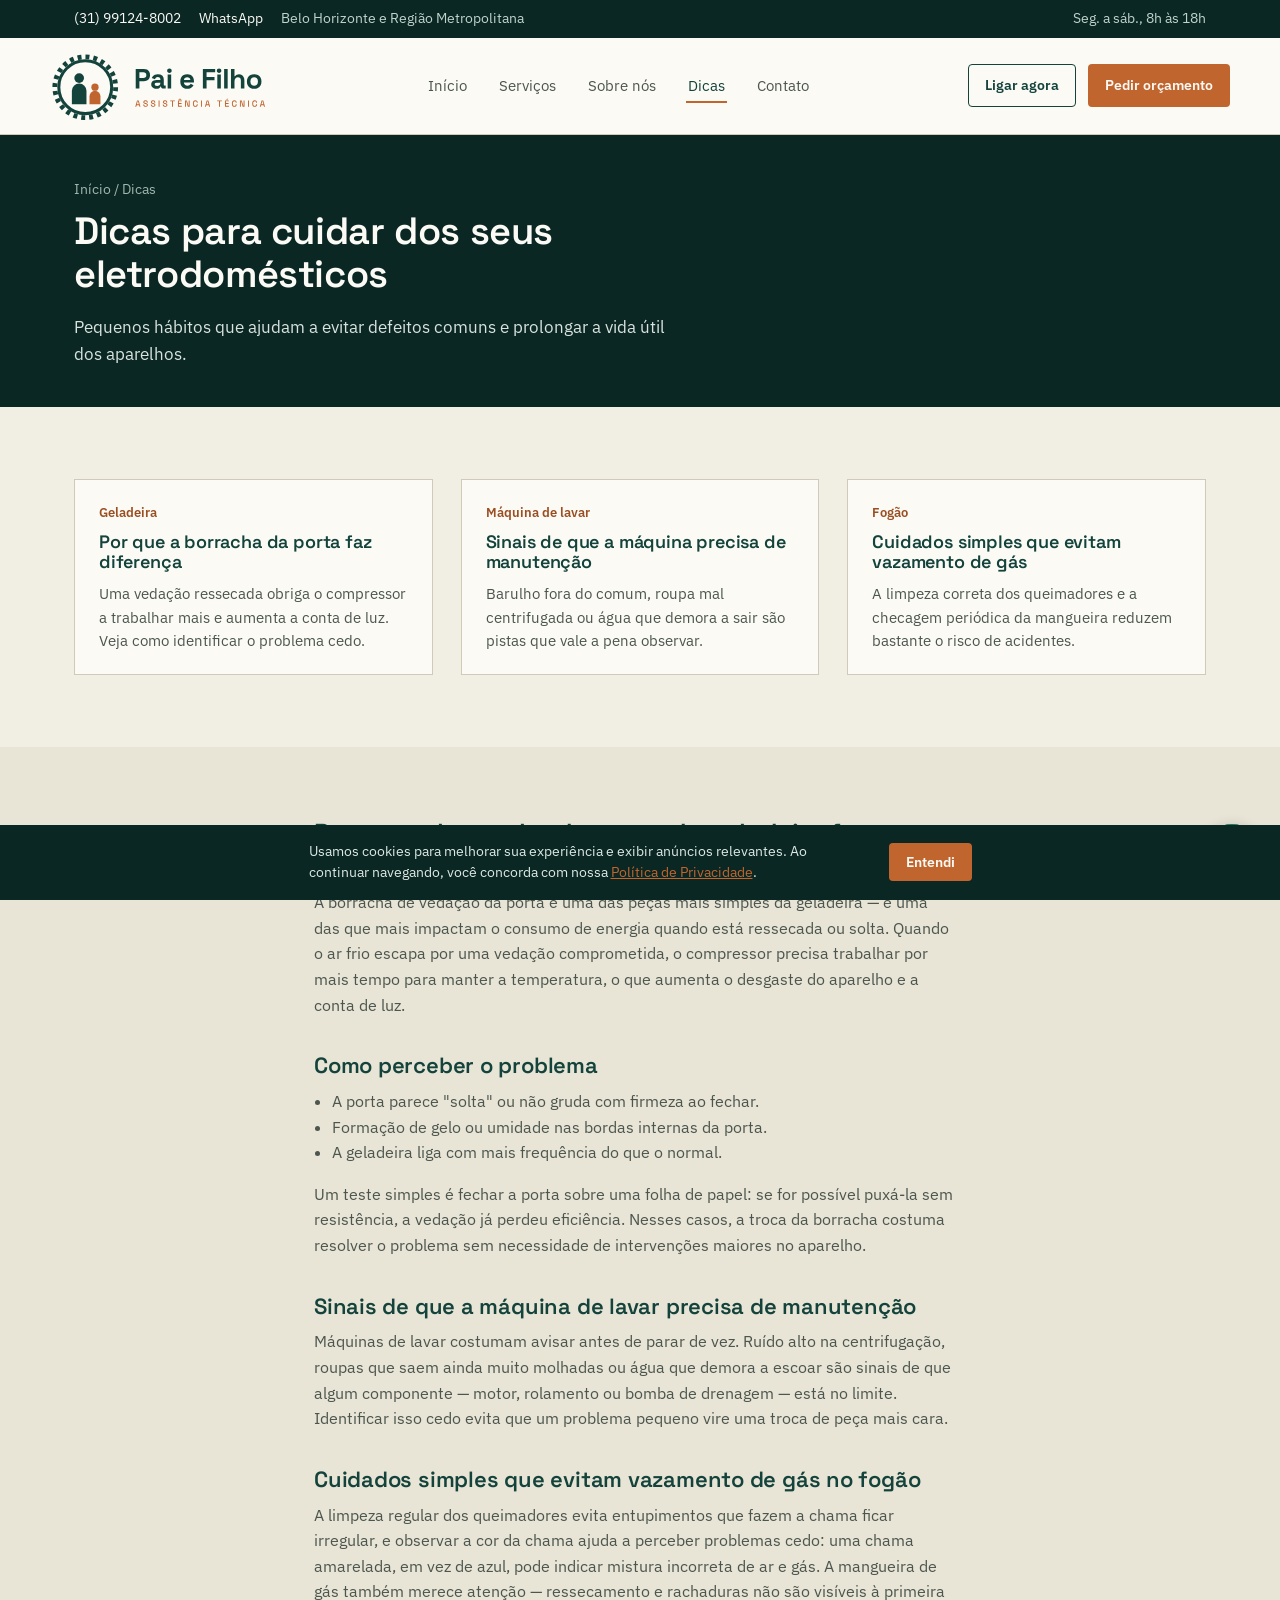
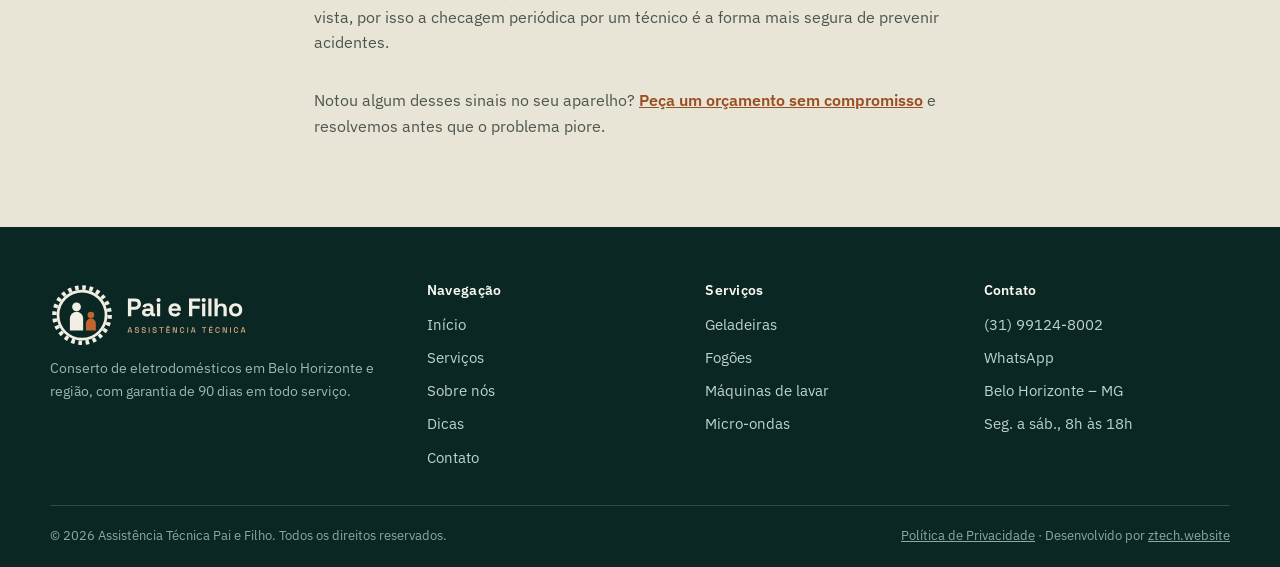
<file: blog.html>
<!DOCTYPE html>
<html lang="pt-BR">
<head>
<meta charset="UTF-8">
<!-- Google Tag Manager -->
<script>(function(w,d,s,l,i){w[l]=w[l]||[];w[l].push({'gtm.start':
new Date().getTime(),event:'gtm.js'});var f=d.getElementsByTagName(s)[0],
j=d.createElement(s),dl=l!='dataLayer'?'&l='+l:'';j.async=true;j.src=
'https://www.googletagmanager.com/gtm.js?id='+i+dl;f.parentNode.insertBefore(j,f);
})(window,document,'script','dataLayer','GTM-M3Q835JX');</script>
<!-- End Google Tag Manager -->
<meta name="viewport" content="width=device-width, initial-scale=1">
<title>Dicas de Manutenção de Eletrodomésticos | Pai e Filho</title>
<meta name="description" content="Dicas práticas para cuidar da sua geladeira, fogão e máquina de lavar no dia a dia e evitar chamados desnecessários de assistência técnica.">
<link rel="canonical" href="https://www.assistenciatecnicapaiefilho.com/blog.html">
<meta name="robots" content="index, follow">
<meta name="theme-color" content="#14433C">
<meta property="og:type" content="website">
<meta property="og:site_name" content="Assistência Técnica Pai e Filho">
<meta property="og:title" content="Dicas de Manutenção de Eletrodomésticos | Pai e Filho">
<meta property="og:description" content="Dicas práticas para cuidar da sua geladeira, fogão e máquina de lavar e evitar chamados desnecessários.">
<meta property="og:url" content="https://www.assistenciatecnicapaiefilho.com/blog.html">
<meta property="og:locale" content="pt_BR">
<link rel="icon" type="image/svg+xml" href="favicon.svg">
<link rel="icon" type="image/png" href="logo-icone.png">
<link rel="apple-touch-icon" href="logo-icone.png">
<link rel="preconnect" href="https://fonts.googleapis.com">
<link rel="preconnect" href="https://fonts.gstatic.com" crossorigin>
<link href="https://fonts.googleapis.com/css2?family=Space+Grotesk:wght@500;600;700&family=IBM+Plex+Sans:wght@400;500;600&display=swap" rel="stylesheet">
<link rel="stylesheet" href="style.css?v=4">
<script type="application/ld+json">
{
  "@context": "https://schema.org",
  "@type": "BreadcrumbList",
  "itemListElement": [
    {
      "@type": "ListItem",
      "position": 1,
      "name": "Início",
      "item": "https://www.assistenciatecnicapaiefilho.com/"
    },
    {
      "@type": "ListItem",
      "position": 2,
      "name": "Dicas",
      "item": "https://www.assistenciatecnicapaiefilho.com/blog.html"
    }
  ]
}
</script>
</head>
<body>
<!-- Google Tag Manager (noscript) -->
<noscript><iframe src="https://www.googletagmanager.com/ns.html?id=GTM-M3Q835JX"
height="0" width="0" style="display:none;visibility:hidden"></iframe></noscript>
<!-- End Google Tag Manager (noscript) -->
<a href="#conteudo" class="skip-link">Pular para o conteúdo</a>

<div class="top-strip">
  <div class="container">
    <div class="ts-contact">
      <a href="tel:+5531991248002">(31) 99124-8002</a>
      <a href="https://wa.me/5531991248002?text=Ol%C3%A1%2C%20vim%20atrav%C3%A9s%20do%20site%20e%20gostaria%20de%20fazer%20um%20or%C3%A7amento" target="_blank" rel="noopener">WhatsApp</a>
      <span class="ts-badge">Belo Horizonte e Região Metropolitana</span>
    </div>
    <span class="ts-badge">Seg. a sáb., 8h às 18h</span>
  </div>
</div>

<header class="site-header">
  <div class="container nav-wrap">
    <a href="index.html" class="brand" aria-label="Pai e Filho Assistência Técnica - início">
      <img class="brand-logo" src="logo.svg?v=3" alt="Pai e Filho Assistência Técnica" width="181" height="56">
    </a>
    <nav class="main-nav" id="main-nav" aria-label="Navegação principal">
      <ul>
        <li><a href="index.html">Início</a></li>
        <li><a href="servicos.html">Serviços</a></li>
        <li><a href="sobre.html">Sobre nós</a></li>
        <li><a href="blog.html" aria-current="page">Dicas</a></li>
        <li><a href="contato.html">Contato</a></li>
      </ul>
      <div class="nav-cta">
        <a class="btn btn-outline btn-block" href="tel:+5531991248002">Ligar agora</a>
        <a class="btn btn-primary btn-block" href="https://wa.me/5531991248002?text=Ol%C3%A1%2C%20vim%20atrav%C3%A9s%20do%20site%20e%20gostaria%20de%20fazer%20um%20or%C3%A7amento" target="_blank" rel="noopener">Chamar no WhatsApp</a>
      </div>
    </nav>
    <div class="header-cta">
      <a class="btn btn-outline btn-sm" href="tel:+5531991248002"><span>Ligar agora</span></a>
      <a class="btn btn-primary btn-sm" href="contato.html"><span>Pedir orçamento</span></a>
      <button class="nav-toggle" aria-label="Abrir menu" aria-expanded="false" aria-controls="main-nav">
        <svg viewBox="0 0 24 24" fill="none" stroke="currentColor" stroke-width="1.8"><path d="M3 6h18M3 12h18M3 18h18"/></svg>
      </button>
    </div>
  </div>
</header>

<main id="conteudo">
  <div class="page-head">
    <div class="container">
      <p class="breadcrumb"><a href="index.html">Início</a> / Dicas</p>
      <h1>Dicas para cuidar dos seus eletrodomésticos</h1>
      <p>Pequenos hábitos que ajudam a evitar defeitos comuns e prolongar a vida útil dos aparelhos.</p>
    </div>
  </div>

  <section>
    <div class="container">
      <div class="article-grid">
        <article class="article-card">
          <span class="tag">Geladeira</span>
          <h3>Por que a borracha da porta faz diferença</h3>
          <p>Uma vedação ressecada obriga o compressor a trabalhar mais e aumenta a conta de luz. Veja como identificar o problema cedo.</p>
        </article>
        <article class="article-card">
          <span class="tag">Máquina de lavar</span>
          <h3>Sinais de que a máquina precisa de manutenção</h3>
          <p>Barulho fora do comum, roupa mal centrifugada ou água que demora a sair são pistas que vale a pena observar.</p>
        </article>
        <article class="article-card">
          <span class="tag">Fogão</span>
          <h3>Cuidados simples que evitam vazamento de gás</h3>
          <p>A limpeza correta dos queimadores e a checagem periódica da mangueira reduzem bastante o risco de acidentes.</p>
        </article>
      </div>
    </div>
  </section>

  <section class="section-alt">
    <div class="container article-body">
      <h2 style="font-size:26px;color:var(--teal);margin-top:0">Por que a borracha da porta da geladeira faz diferença</h2>
      <p>A borracha de vedação da porta é uma das peças mais simples da geladeira — e uma das que mais impactam o consumo de energia quando está ressecada ou solta. Quando o ar frio escapa por uma vedação comprometida, o compressor precisa trabalhar por mais tempo para manter a temperatura, o que aumenta o desgaste do aparelho e a conta de luz.</p>
      <h2>Como perceber o problema</h2>
      <ul>
        <li>A porta parece "solta" ou não gruda com firmeza ao fechar.</li>
        <li>Formação de gelo ou umidade nas bordas internas da porta.</li>
        <li>A geladeira liga com mais frequência do que o normal.</li>
      </ul>
      <p>Um teste simples é fechar a porta sobre uma folha de papel: se for possível puxá-la sem resistência, a vedação já perdeu eficiência. Nesses casos, a troca da borracha costuma resolver o problema sem necessidade de intervenções maiores no aparelho.</p>

      <h2>Sinais de que a máquina de lavar precisa de manutenção</h2>
      <p>Máquinas de lavar costumam avisar antes de parar de vez. Ruído alto na centrifugação, roupas que saem ainda muito molhadas ou água que demora a escoar são sinais de que algum componente — motor, rolamento ou bomba de drenagem — está no limite. Identificar isso cedo evita que um problema pequeno vire uma troca de peça mais cara.</p>

      <h2>Cuidados simples que evitam vazamento de gás no fogão</h2>
      <p>A limpeza regular dos queimadores evita entupimentos que fazem a chama ficar irregular, e observar a cor da chama ajuda a perceber problemas cedo: uma chama amarelada, em vez de azul, pode indicar mistura incorreta de ar e gás. A mangueira de gás também merece atenção — ressecamento e rachaduras não são visíveis à primeira vista, por isso a checagem periódica por um técnico é a forma mais segura de prevenir acidentes.</p>

      <p style="margin-top:2em">Notou algum desses sinais no seu aparelho? <a href="contato.html" style="color:var(--copper-dark);font-weight:600">Peça um orçamento sem compromisso</a> e resolvemos antes que o problema piore.</p>
    </div>
  </section>
</main>

<footer class="site-footer">
  <div class="container footer-grid">
    <div class="footer-brand">
      <img class="footer-logo" src="logo-branco.svg?v=3" alt="Pai e Filho Assistência Técnica" width="194" height="60">
      <p>Conserto de eletrodomésticos em Belo Horizonte e região, com garantia de 90 dias em todo serviço.</p>
    </div>
    <div>
      <h4>Navegação</h4>
      <ul>
        <li><a href="index.html">Início</a></li>
        <li><a href="servicos.html">Serviços</a></li>
        <li><a href="sobre.html">Sobre nós</a></li>
        <li><a href="blog.html">Dicas</a></li>
        <li><a href="contato.html">Contato</a></li>
      </ul>
    </div>
    <div>
      <h4>Serviços</h4>
      <ul>
        <li><a href="servicos.html#geladeira">Geladeiras</a></li>
        <li><a href="servicos.html#fogao">Fogões</a></li>
        <li><a href="servicos.html#lavadora">Máquinas de lavar</a></li>
        <li><a href="servicos.html#microondas">Micro-ondas</a></li>
      </ul>
    </div>
    <div>
      <h4>Contato</h4>
      <ul>
        <li><a href="tel:+5531991248002">(31) 99124-8002</a></li>
        <li><a href="https://wa.me/5531991248002?text=Ol%C3%A1%2C%20vim%20atrav%C3%A9s%20do%20site%20e%20gostaria%20de%20fazer%20um%20or%C3%A7amento" target="_blank" rel="noopener">WhatsApp</a></li>
        <li>Belo Horizonte – MG</li>
        <li>Seg. a sáb., 8h às 18h</li>
      </ul>
    </div>
  </div>
  <div class="container footer-bottom">
    <span>© <span data-year></span> Assistência Técnica Pai e Filho. Todos os direitos reservados.</span>
    <span><a href="privacidade.html">Política de Privacidade</a> · Desenvolvido por <a href="https://ztech.website/" target="_blank" rel="noopener">ztech.website</a></span>
  </div>
</footer>

<nav class="mobile-bar" aria-label="Contato rápido">
  <a class="mb-call" href="tel:+5531991248002"><svg viewBox="0 0 24 24" fill="none" stroke="currentColor" stroke-width="1.8" stroke-linecap="round" stroke-linejoin="round" aria-hidden="true"><path d="M5 4h4l2 5-2.5 1.5a11 11 0 0 0 5 5L15 13l5 2v4a2 2 0 0 1-2 2A16 16 0 0 1 3 6a2 2 0 0 1 2-2Z"/></svg><span>Ligar</span></a>
  <a class="mb-wa" href="https://wa.me/5531991248002?text=Ol%C3%A1%2C%20vim%20atrav%C3%A9s%20do%20site%20e%20gostaria%20de%20fazer%20um%20or%C3%A7amento" target="_blank" rel="noopener"><svg viewBox="0 0 24 24" fill="currentColor" aria-hidden="true"><path d="M12.04 2C6.58 2 2.13 6.45 2.13 11.91c0 1.87.5 3.62 1.42 5.13L2 22l5.13-1.5a9.9 9.9 0 0 0 4.91 1.3h.01c5.46 0 9.9-4.45 9.9-9.91S17.5 2 12.04 2zm5.8 14.14c-.24.68-1.4 1.3-1.93 1.38-.5.08-1.13.11-1.83-.12-.42-.13-.96-.32-1.65-.62-2.9-1.25-4.79-4.17-4.93-4.37-.14-.2-1.18-1.57-1.18-3 0-1.42.75-2.12 1.02-2.41.27-.29.58-.36.78-.36.2 0 .39 0 .56.01.18.01.42-.07.65.5.24.58.82 2 .89 2.14.07.14.12.31.02.5-.1.2-.15.31-.3.48-.15.17-.31.38-.44.51-.15.15-.3.31-.13.6.17.29.76 1.26 1.64 2.04 1.13 1 2.08 1.32 2.37 1.47.29.15.46.12.63-.07.17-.2.72-.84.92-1.13.2-.29.39-.24.66-.14.27.1 1.7.8 1.99.95.29.14.48.21.55.33.07.12.07.68-.17 1.37z"/></svg><span>WhatsApp</span></a>
</nav>

<a class="wa-float" href="https://wa.me/5531991248002?text=Ol%C3%A1%2C%20vim%20atrav%C3%A9s%20do%20site%20e%20gostaria%20de%20fazer%20um%20or%C3%A7amento" target="_blank" rel="noopener" aria-label="Conversar no WhatsApp">
  <svg viewBox="0 0 24 24" fill="currentColor"><path d="M12.04 2C6.58 2 2.13 6.45 2.13 11.91c0 1.87.5 3.62 1.42 5.13L2 22l5.13-1.5a9.9 9.9 0 0 0 4.91 1.3h.01c5.46 0 9.9-4.45 9.9-9.91S17.5 2 12.04 2zm5.8 14.14c-.24.68-1.4 1.3-1.93 1.38-.5.08-1.13.11-1.83-.12-.42-.13-.96-.32-1.65-.62-2.9-1.25-4.79-4.17-4.93-4.37-.14-.2-1.18-1.57-1.18-3 0-1.42.75-2.12 1.02-2.41.27-.29.58-.36.78-.36.2 0 .39 0 .56.01.18.01.42-.07.65.5.24.58.82 2 .89 2.14.07.14.12.31.02.5-.1.2-.15.31-.3.48-.15.17-.31.38-.44.51-.15.15-.3.31-.13.6.17.29.76 1.26 1.64 2.04 1.13 1 2.08 1.32 2.37 1.47.29.15.46.12.63-.07.17-.2.72-.84.92-1.13.2-.29.39-.24.66-.14.27.1 1.7.8 1.99.95.29.14.48.21.55.33.07.12.07.68-.17 1.37z"/></svg>
</a>

<div class="cookie-bar">
  <div class="container">
    <p>Usamos cookies para melhorar sua experiência e exibir anúncios relevantes. Ao continuar navegando, você concorda com nossa <a href="privacidade.html">Política de Privacidade</a>.</p>
    <button class="btn btn-primary btn-sm" data-cookie-accept>Entendi</button>
  </div>
</div>

<script src="main.js?v=3"></script>
</body>
</html>
</file>
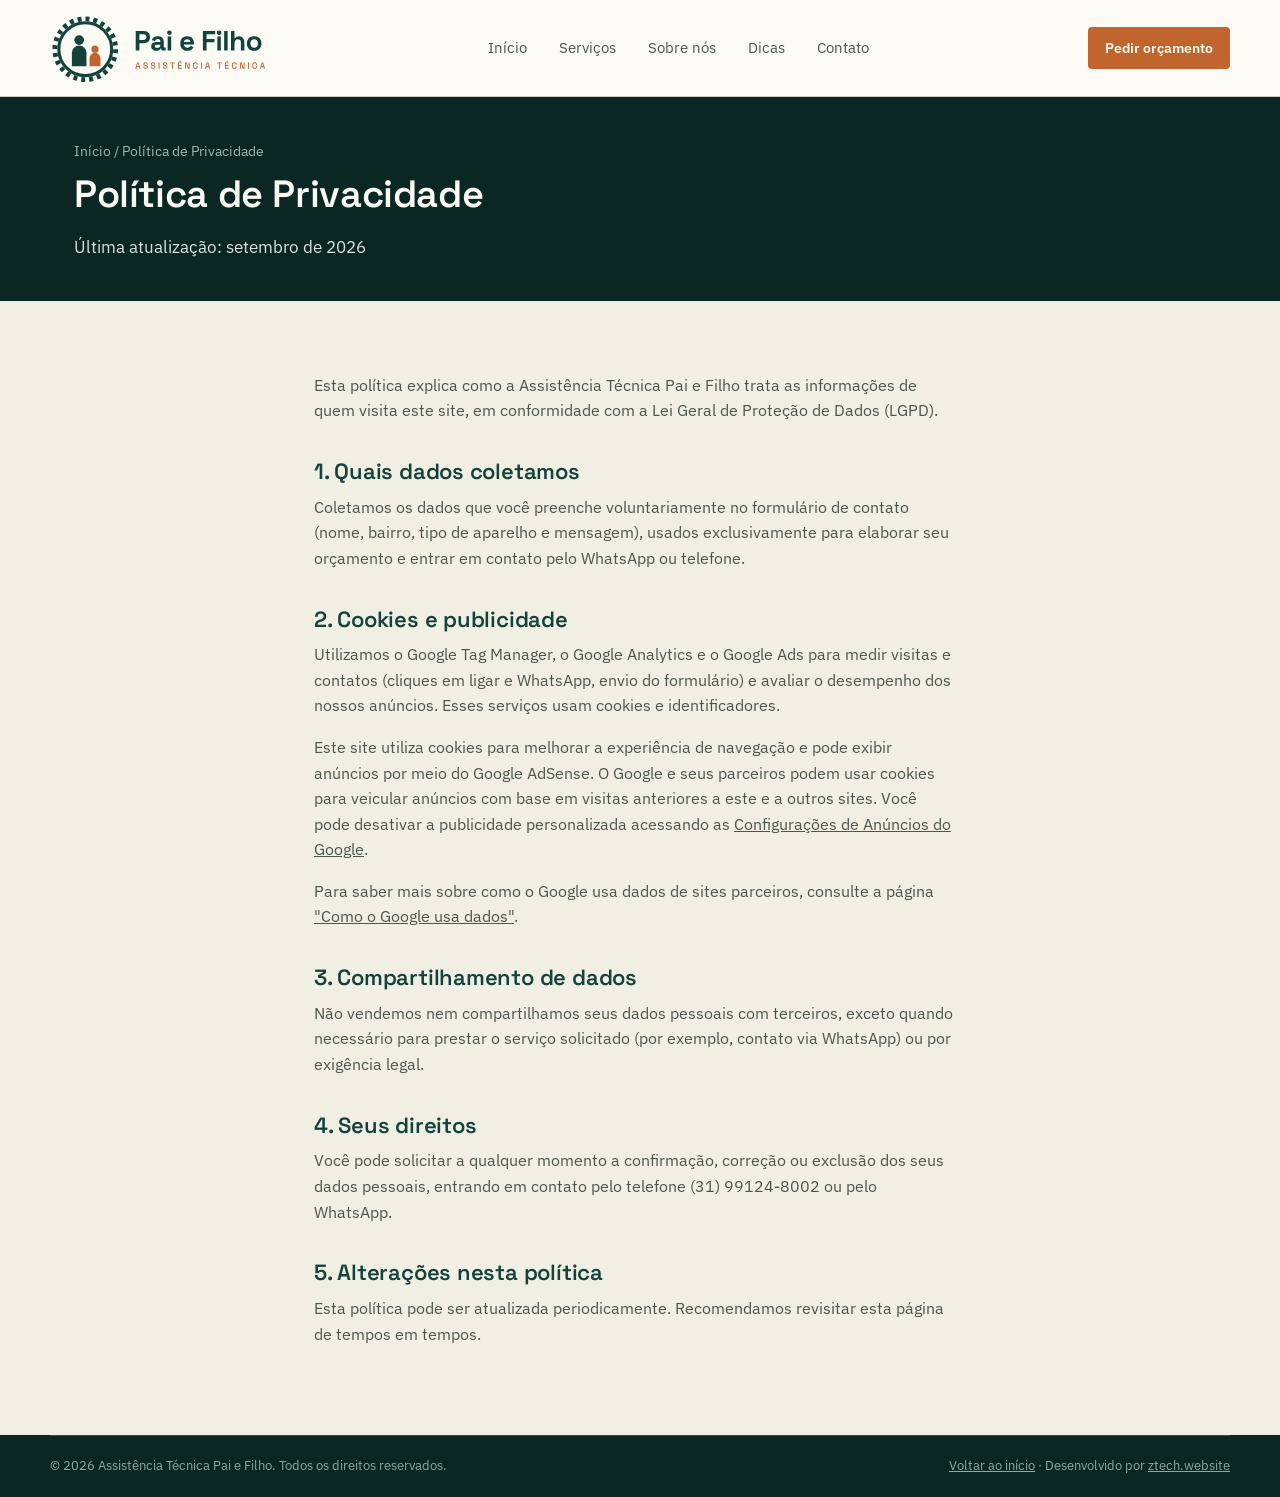
<file: privacidade.html>
<!DOCTYPE html>
<html lang="pt-BR">
<head>
<meta charset="UTF-8">
<!-- Google Tag Manager -->
<script>(function(w,d,s,l,i){w[l]=w[l]||[];w[l].push({'gtm.start':
new Date().getTime(),event:'gtm.js'});var f=d.getElementsByTagName(s)[0],
j=d.createElement(s),dl=l!='dataLayer'?'&l='+l:'';j.async=true;j.src=
'https://www.googletagmanager.com/gtm.js?id='+i+dl;f.parentNode.insertBefore(j,f);
})(window,document,'script','dataLayer','GTM-M3Q835JX');</script>
<!-- End Google Tag Manager -->
<meta name="viewport" content="width=device-width, initial-scale=1">
<title>Política de Privacidade | Assistência Técnica Pai e Filho</title>
<meta name="description" content="Política de privacidade da Assistência Técnica Pai e Filho: como tratamos dados pessoais e cookies, inclusive os usados para exibição de anúncios.">
<link rel="canonical" href="https://www.assistenciatecnicapaiefilho.com/privacidade.html">
<meta name="robots" content="index, follow">
<meta name="theme-color" content="#14433C">
<link rel="icon" type="image/svg+xml" href="favicon.svg">
<link rel="icon" type="image/png" href="logo-icone.png">
<link rel="apple-touch-icon" href="logo-icone.png">
<link rel="preconnect" href="https://fonts.googleapis.com">
<link rel="preconnect" href="https://fonts.gstatic.com" crossorigin>
<link href="https://fonts.googleapis.com/css2?family=Space+Grotesk:wght@500;600;700&family=IBM+Plex+Sans:wght@400;500;600&display=swap" rel="stylesheet">
<link rel="stylesheet" href="style.css?v=4">
</head>
<body>
<!-- Google Tag Manager (noscript) -->
<noscript><iframe src="https://www.googletagmanager.com/ns.html?id=GTM-M3Q835JX"
height="0" width="0" style="display:none;visibility:hidden"></iframe></noscript>
<!-- End Google Tag Manager (noscript) -->
<a href="#conteudo" class="skip-link">Pular para o conteúdo</a>

<header class="site-header">
  <div class="container nav-wrap">
    <a href="index.html" class="brand" aria-label="Pai e Filho Assistência Técnica - início">
      <img class="brand-logo" src="logo.svg?v=3" alt="Pai e Filho Assistência Técnica" width="181" height="56">
    </a>
    <nav class="main-nav" id="main-nav" aria-label="Navegação principal">
      <ul>
        <li><a href="index.html">Início</a></li>
        <li><a href="servicos.html">Serviços</a></li>
        <li><a href="sobre.html">Sobre nós</a></li>
        <li><a href="blog.html">Dicas</a></li>
        <li><a href="contato.html">Contato</a></li>
      </ul>
      <div class="nav-cta">
        <a class="btn btn-outline btn-block" href="tel:+5531991248002">Ligar agora</a>
        <a class="btn btn-primary btn-block" href="https://wa.me/5531991248002?text=Ol%C3%A1%2C%20vim%20atrav%C3%A9s%20do%20site%20e%20gostaria%20de%20fazer%20um%20or%C3%A7amento" target="_blank" rel="noopener">Chamar no WhatsApp</a>
      </div>
    </nav>
    <div class="header-cta">
      <a class="btn btn-primary btn-sm" href="contato.html"><span>Pedir orçamento</span></a>
      <button class="nav-toggle" aria-label="Abrir menu" aria-expanded="false" aria-controls="main-nav">
        <svg viewBox="0 0 24 24" fill="none" stroke="currentColor" stroke-width="1.8"><path d="M3 6h18M3 12h18M3 18h18"/></svg>
      </button>
    </div>
  </div>
</header>

<main id="conteudo">
  <div class="page-head">
    <div class="container">
      <p class="breadcrumb"><a href="index.html">Início</a> / Política de Privacidade</p>
      <h1>Política de Privacidade</h1>
      <p>Última atualização: setembro de 2026</p>
    </div>
  </div>

  <section>
    <div class="container article-body">
      <p>Esta política explica como a Assistência Técnica Pai e Filho trata as informações de quem visita este site, em conformidade com a Lei Geral de Proteção de Dados (LGPD).</p>

      <h2>1. Quais dados coletamos</h2>
      <p>Coletamos os dados que você preenche voluntariamente no formulário de contato (nome, bairro, tipo de aparelho e mensagem), usados exclusivamente para elaborar seu orçamento e entrar em contato pelo WhatsApp ou telefone.</p>

      <h2>2. Cookies e publicidade</h2>
      <p>Utilizamos o Google Tag Manager, o Google Analytics e o Google Ads para medir visitas e contatos (cliques em ligar e WhatsApp, envio do formulário) e avaliar o desempenho dos nossos anúncios. Esses serviços usam cookies e identificadores.</p>
      <p>Este site utiliza cookies para melhorar a experiência de navegação e pode exibir anúncios por meio do Google AdSense. O Google e seus parceiros podem usar cookies para veicular anúncios com base em visitas anteriores a este e a outros sites. Você pode desativar a publicidade personalizada acessando as <a href="https://adssettings.google.com/" target="_blank" rel="noopener">Configurações de Anúncios do Google</a>.</p>
      <p>Para saber mais sobre como o Google usa dados de sites parceiros, consulte a página <a href="https://policies.google.com/technologies/partner-sites" target="_blank" rel="noopener">"Como o Google usa dados"</a>.</p>

      <h2>3. Compartilhamento de dados</h2>
      <p>Não vendemos nem compartilhamos seus dados pessoais com terceiros, exceto quando necessário para prestar o serviço solicitado (por exemplo, contato via WhatsApp) ou por exigência legal.</p>

      <h2>4. Seus direitos</h2>
      <p>Você pode solicitar a qualquer momento a confirmação, correção ou exclusão dos seus dados pessoais, entrando em contato pelo telefone (31) 99124-8002 ou pelo WhatsApp.</p>

      <h2>5. Alterações nesta política</h2>
      <p>Esta política pode ser atualizada periodicamente. Recomendamos revisitar esta página de tempos em tempos.</p>
    </div>
  </section>
</main>

<footer class="site-footer">
  <div class="container footer-bottom">
    <span>© <span data-year></span> Assistência Técnica Pai e Filho. Todos os direitos reservados.</span>
    <span><a href="index.html">Voltar ao início</a> · Desenvolvido por <a href="https://ztech.website/" target="_blank" rel="noopener">ztech.website</a></span>
  </div>
</footer>

<nav class="mobile-bar" aria-label="Contato rápido">
  <a class="mb-call" href="tel:+5531991248002"><svg viewBox="0 0 24 24" fill="none" stroke="currentColor" stroke-width="1.8" stroke-linecap="round" stroke-linejoin="round" aria-hidden="true"><path d="M5 4h4l2 5-2.5 1.5a11 11 0 0 0 5 5L15 13l5 2v4a2 2 0 0 1-2 2A16 16 0 0 1 3 6a2 2 0 0 1 2-2Z"/></svg><span>Ligar</span></a>
  <a class="mb-wa" href="https://wa.me/5531991248002?text=Ol%C3%A1%2C%20vim%20atrav%C3%A9s%20do%20site%20e%20gostaria%20de%20fazer%20um%20or%C3%A7amento" target="_blank" rel="noopener"><svg viewBox="0 0 24 24" fill="currentColor" aria-hidden="true"><path d="M12.04 2C6.58 2 2.13 6.45 2.13 11.91c0 1.87.5 3.62 1.42 5.13L2 22l5.13-1.5a9.9 9.9 0 0 0 4.91 1.3h.01c5.46 0 9.9-4.45 9.9-9.91S17.5 2 12.04 2zm5.8 14.14c-.24.68-1.4 1.3-1.93 1.38-.5.08-1.13.11-1.83-.12-.42-.13-.96-.32-1.65-.62-2.9-1.25-4.79-4.17-4.93-4.37-.14-.2-1.18-1.57-1.18-3 0-1.42.75-2.12 1.02-2.41.27-.29.58-.36.78-.36.2 0 .39 0 .56.01.18.01.42-.07.65.5.24.58.82 2 .89 2.14.07.14.12.31.02.5-.1.2-.15.31-.3.48-.15.17-.31.38-.44.51-.15.15-.3.31-.13.6.17.29.76 1.26 1.64 2.04 1.13 1 2.08 1.32 2.37 1.47.29.15.46.12.63-.07.17-.2.72-.84.92-1.13.2-.29.39-.24.66-.14.27.1 1.7.8 1.99.95.29.14.48.21.55.33.07.12.07.68-.17 1.37z"/></svg><span>WhatsApp</span></a>
</nav>

<script src="main.js?v=3"></script>
</body>
</html>
</file>
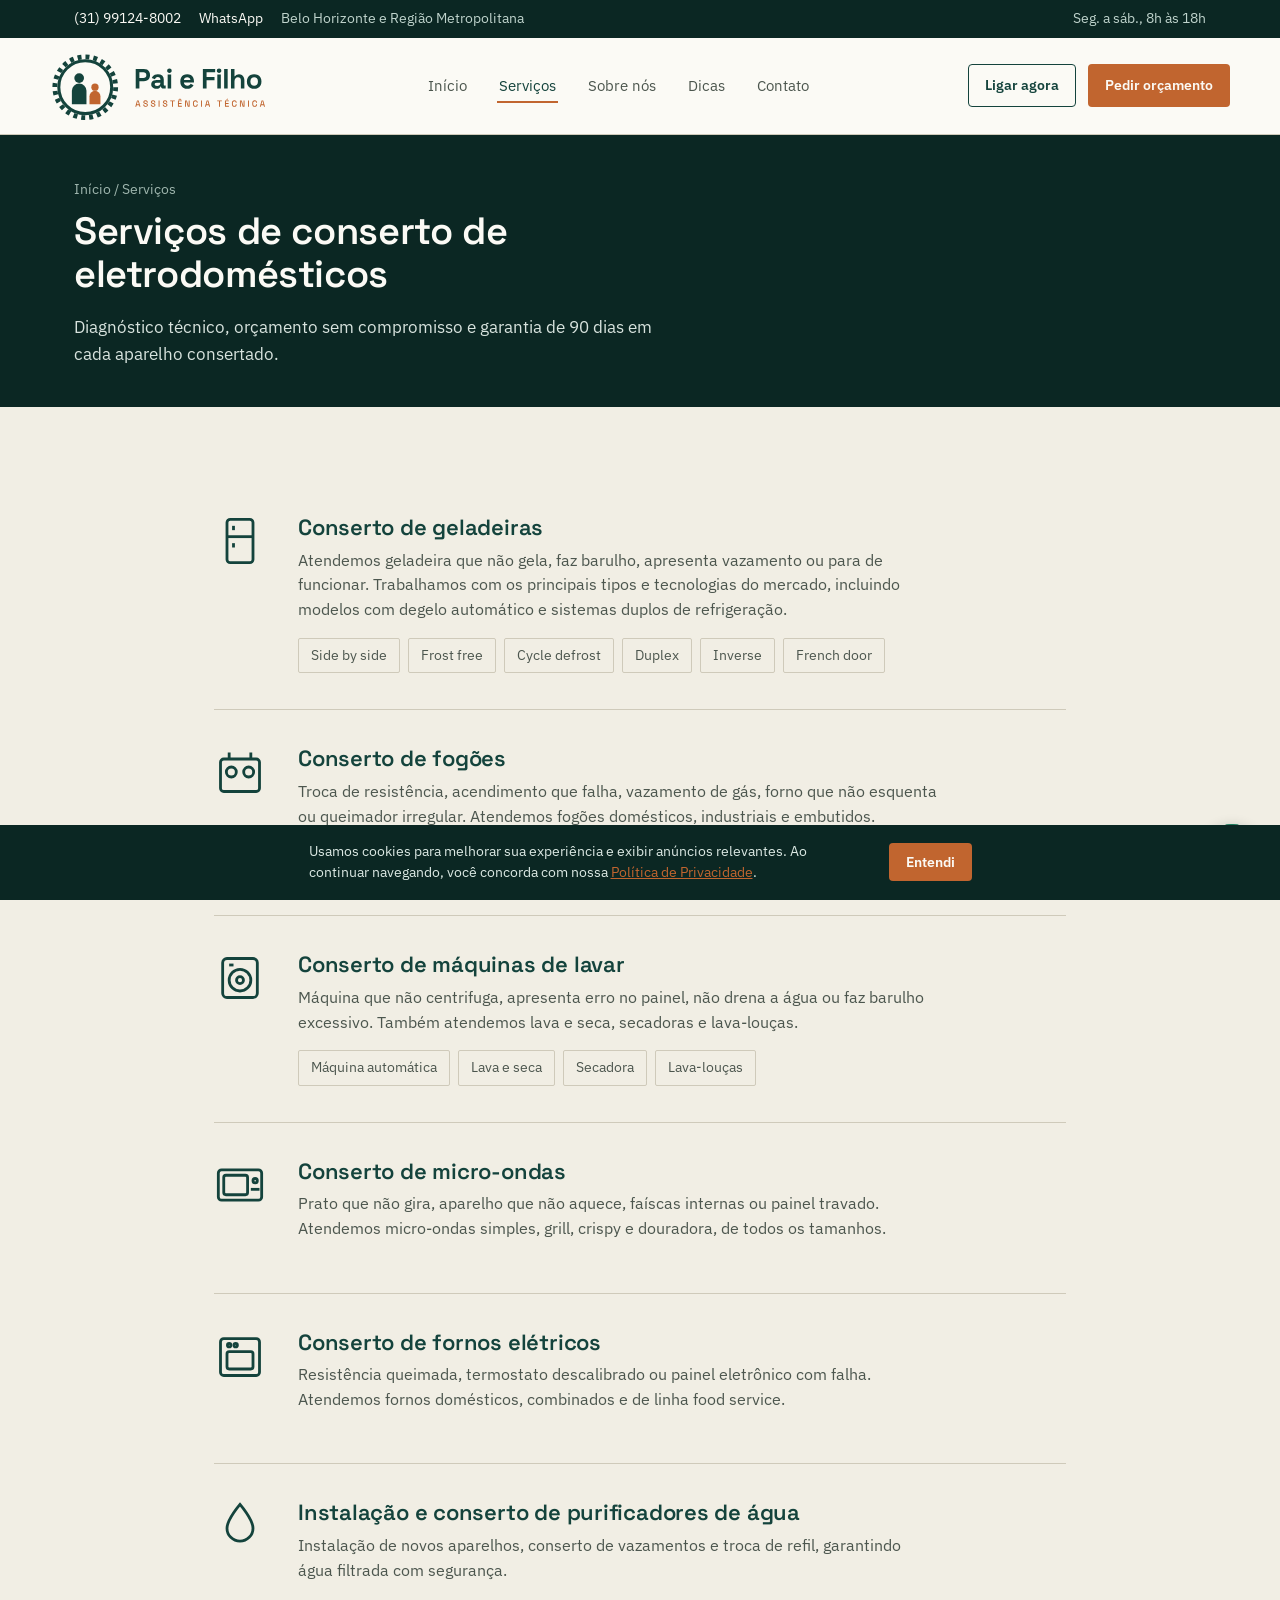
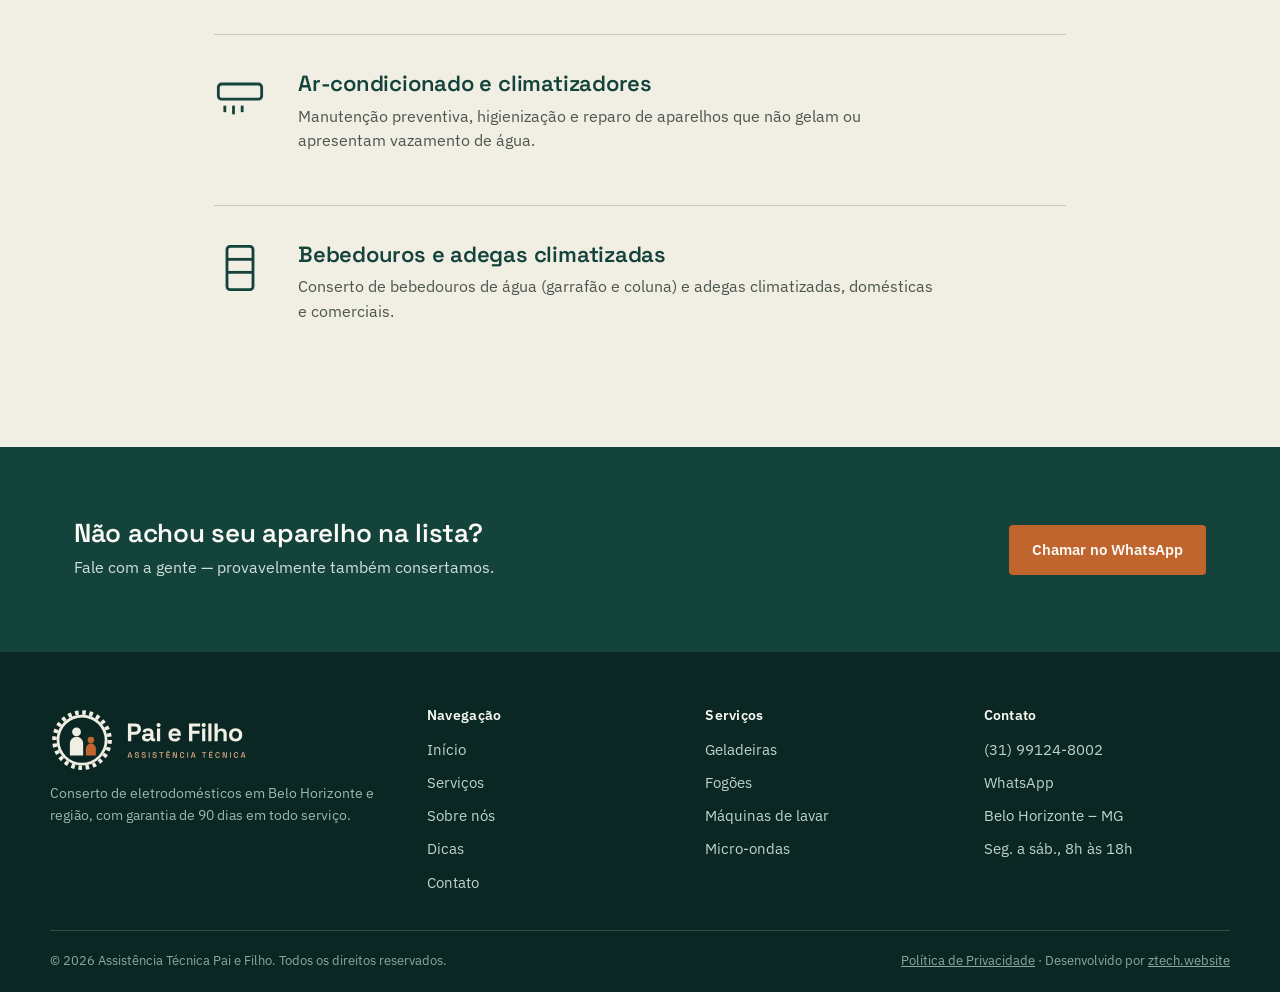
<file: servicos.html>
<!DOCTYPE html>
<html lang="pt-BR">
<head>
<meta charset="UTF-8">
<!-- Google Tag Manager -->
<script>(function(w,d,s,l,i){w[l]=w[l]||[];w[l].push({'gtm.start':
new Date().getTime(),event:'gtm.js'});var f=d.getElementsByTagName(s)[0],
j=d.createElement(s),dl=l!='dataLayer'?'&l='+l:'';j.async=true;j.src=
'https://www.googletagmanager.com/gtm.js?id='+i+dl;f.parentNode.insertBefore(j,f);
})(window,document,'script','dataLayer','GTM-M3Q835JX');</script>
<!-- End Google Tag Manager -->
<meta name="viewport" content="width=device-width, initial-scale=1">
<title>Serviços de Conserto de Eletrodomésticos | Pai e Filho</title>
<meta name="description" content="Conserto de geladeira, fogão, máquina de lavar, micro-ondas, forno elétrico, purificador de água, ar-condicionado, bebedouros e adegas em BH. Orçamento sem compromisso.">
<link rel="canonical" href="https://www.assistenciatecnicapaiefilho.com/servicos.html">
<meta name="robots" content="index, follow">
<meta name="theme-color" content="#14433C">

<meta property="og:type" content="website">
<meta property="og:site_name" content="Assistência Técnica Pai e Filho">
<meta property="og:title" content="Serviços de Conserto de Eletrodomésticos | Pai e Filho">
<meta property="og:description" content="Conserto de geladeira, fogão, máquina de lavar, micro-ondas e mais em Belo Horizonte, com garantia de 90 dias.">
<meta property="og:url" content="https://www.assistenciatecnicapaiefilho.com/servicos.html">
<meta property="og:locale" content="pt_BR">

<link rel="icon" type="image/svg+xml" href="favicon.svg">
<link rel="icon" type="image/png" href="logo-icone.png">
<link rel="apple-touch-icon" href="logo-icone.png">
<link rel="preconnect" href="https://fonts.googleapis.com">
<link rel="preconnect" href="https://fonts.gstatic.com" crossorigin>
<link href="https://fonts.googleapis.com/css2?family=Space+Grotesk:wght@500;600;700&family=IBM+Plex+Sans:wght@400;500;600&display=swap" rel="stylesheet">
<link rel="stylesheet" href="style.css?v=4">

<script type="application/ld+json">
{
  "@context": "https://schema.org",
  "@type": "BreadcrumbList",
  "itemListElement": [
    {
      "@type": "ListItem",
      "position": 1,
      "name": "Início",
      "item": "https://www.assistenciatecnicapaiefilho.com/"
    },
    {
      "@type": "ListItem",
      "position": 2,
      "name": "Serviços",
      "item": "https://www.assistenciatecnicapaiefilho.com/servicos.html"
    }
  ]
}
</script>
</head>
<body>
<!-- Google Tag Manager (noscript) -->
<noscript><iframe src="https://www.googletagmanager.com/ns.html?id=GTM-M3Q835JX"
height="0" width="0" style="display:none;visibility:hidden"></iframe></noscript>
<!-- End Google Tag Manager (noscript) -->
<a href="#conteudo" class="skip-link">Pular para o conteúdo</a>

<div class="top-strip">
  <div class="container">
    <div class="ts-contact">
      <a href="tel:+5531991248002">(31) 99124-8002</a>
      <a href="https://wa.me/5531991248002?text=Ol%C3%A1%2C%20vim%20atrav%C3%A9s%20do%20site%20e%20gostaria%20de%20fazer%20um%20or%C3%A7amento" target="_blank" rel="noopener">WhatsApp</a>
      <span class="ts-badge">Belo Horizonte e Região Metropolitana</span>
    </div>
    <span class="ts-badge">Seg. a sáb., 8h às 18h</span>
  </div>
</div>

<header class="site-header">
  <div class="container nav-wrap">
    <a href="index.html" class="brand" aria-label="Pai e Filho Assistência Técnica - início">
      <img class="brand-logo" src="logo.svg?v=3" alt="Pai e Filho Assistência Técnica" width="181" height="56">
    </a>
    <nav class="main-nav" id="main-nav" aria-label="Navegação principal">
      <ul>
        <li><a href="index.html">Início</a></li>
        <li><a href="servicos.html" aria-current="page">Serviços</a></li>
        <li><a href="sobre.html">Sobre nós</a></li>
        <li><a href="blog.html">Dicas</a></li>
        <li><a href="contato.html">Contato</a></li>
      </ul>
      <div class="nav-cta">
        <a class="btn btn-outline btn-block" href="tel:+5531991248002">Ligar agora</a>
        <a class="btn btn-primary btn-block" href="https://wa.me/5531991248002?text=Ol%C3%A1%2C%20vim%20atrav%C3%A9s%20do%20site%20e%20gostaria%20de%20fazer%20um%20or%C3%A7amento" target="_blank" rel="noopener">Chamar no WhatsApp</a>
      </div>
    </nav>
    <div class="header-cta">
      <a class="btn btn-outline btn-sm" href="tel:+5531991248002"><span>Ligar agora</span></a>
      <a class="btn btn-primary btn-sm" href="contato.html"><span>Pedir orçamento</span></a>
      <button class="nav-toggle" aria-label="Abrir menu" aria-expanded="false" aria-controls="main-nav">
        <svg viewBox="0 0 24 24" fill="none" stroke="currentColor" stroke-width="1.8"><path d="M3 6h18M3 12h18M3 18h18"/></svg>
      </button>
    </div>
  </div>
</header>

<main id="conteudo">
  <div class="page-head">
    <div class="container">
      <p class="breadcrumb"><a href="index.html">Início</a> / Serviços</p>
      <h1>Serviços de conserto de eletrodomésticos</h1>
      <p>Diagnóstico técnico, orçamento sem compromisso e garantia de 90 dias em cada aparelho consertado.</p>
    </div>
  </div>

  <section>
    <div class="container" style="max-width:900px">

      <div class="svc-block" id="geladeira">
        <svg class="icon" viewBox="0 0 24 24" fill="none" stroke="currentColor" stroke-width="1.3"><rect x="6" y="2" width="12" height="20" rx="1.5"/><line x1="6" y1="10" x2="18" y2="10"/><line x1="9" y1="5" x2="9" y2="7"/><line x1="9" y1="13" x2="9" y2="15"/></svg>
        <div>
          <h2>Conserto de geladeiras</h2>
          <p>Atendemos geladeira que não gela, faz barulho, apresenta vazamento ou para de funcionar. Trabalhamos com os principais tipos e tecnologias do mercado, incluindo modelos com degelo automático e sistemas duplos de refrigeração.</p>
          <ul>
            <li>Side by side</li><li>Frost free</li><li>Cycle defrost</li>
            <li>Duplex</li><li>Inverse</li><li>French door</li>
          </ul>
        </div>
      </div>

      <div class="svc-block" id="fogao">
        <svg class="icon" viewBox="0 0 24 24" fill="none" stroke="currentColor" stroke-width="1.3"><rect x="3" y="6" width="18" height="15" rx="1.5"/><circle cx="8" cy="12" r="2.3"/><circle cx="16" cy="12" r="2.3"/><line x1="7" y1="3" x2="7" y2="6"/><line x1="17" y1="3" x2="17" y2="6"/></svg>
        <div>
          <h2>Conserto de fogões</h2>
          <p>Troca de resistência, acendimento que falha, vazamento de gás, forno que não esquenta ou queimador irregular. Atendemos fogões domésticos, industriais e embutidos.</p>
          <ul>
            <li>Cook-top</li><li>Industrial</li><li>Doméstico</li>
            <li>Embutido</li><li>Mesa</li><li>Bancada</li>
          </ul>
        </div>
      </div>

      <div class="svc-block" id="lavadora">
        <svg class="icon" viewBox="0 0 24 24" fill="none" stroke="currentColor" stroke-width="1.3"><rect x="4" y="3" width="16" height="18" rx="2"/><circle cx="12" cy="13" r="5"/><circle cx="12" cy="13" r="1.6"/><line x1="7" y1="6" x2="9" y2="6"/></svg>
        <div>
          <h2>Conserto de máquinas de lavar</h2>
          <p>Máquina que não centrifuga, apresenta erro no painel, não drena a água ou faz barulho excessivo. Também atendemos lava e seca, secadoras e lava-louças.</p>
          <ul>
            <li>Máquina automática</li><li>Lava e seca</li><li>Secadora</li><li>Lava-louças</li>
          </ul>
        </div>
      </div>

      <div class="svc-block" id="microondas">
        <svg class="icon" viewBox="0 0 24 24" fill="none" stroke="currentColor" stroke-width="1.3"><rect x="2" y="5" width="20" height="14" rx="1.5"/><rect x="4.5" y="7.5" width="11" height="9" rx="1"/><circle cx="19" cy="10" r="1"/><line x1="17" y1="14" x2="21" y2="14"/></svg>
        <div>
          <h2>Conserto de micro-ondas</h2>
          <p>Prato que não gira, aparelho que não aquece, faíscas internas ou painel travado. Atendemos micro-ondas simples, grill, crispy e douradora, de todos os tamanhos.</p>
        </div>
      </div>

      <div class="svc-block" id="forno">
        <svg class="icon" viewBox="0 0 24 24" fill="none" stroke="currentColor" stroke-width="1.3"><rect x="3" y="4" width="18" height="17" rx="1.5"/><rect x="6" y="10" width="12" height="8" rx="1"/><circle cx="7" cy="7" r="0.8"/><circle cx="10" cy="7" r="0.8"/></svg>
        <div>
          <h2>Conserto de fornos elétricos</h2>
          <p>Resistência queimada, termostato descalibrado ou painel eletrônico com falha. Atendemos fornos domésticos, combinados e de linha food service.</p>
        </div>
      </div>

      <div class="svc-block" id="purificador">
        <svg class="icon" viewBox="0 0 24 24" fill="none" stroke="currentColor" stroke-width="1.3"><path d="M12 2s6 7 6 11a6 6 0 0 1-12 0c0-4 6-11 6-11Z"/></svg>
        <div>
          <h2>Instalação e conserto de purificadores de água</h2>
          <p>Instalação de novos aparelhos, conserto de vazamentos e troca de refil, garantindo água filtrada com segurança.</p>
        </div>
      </div>

      <div class="svc-block" id="ar-condicionado">
        <svg class="icon" viewBox="0 0 24 24" fill="none" stroke="currentColor" stroke-width="1.3"><rect x="2" y="6" width="20" height="7" rx="1.5"/><line x1="5" y1="16" x2="5" y2="19"/><line x1="9" y1="16" x2="9" y2="20"/><line x1="13" y1="16" x2="13" y2="19"/></svg>
        <div>
          <h2>Ar-condicionado e climatizadores</h2>
          <p>Manutenção preventiva, higienização e reparo de aparelhos que não gelam ou apresentam vazamento de água.</p>
        </div>
      </div>

      <div class="svc-block" id="adegas">
        <svg class="icon" viewBox="0 0 24 24" fill="none" stroke="currentColor" stroke-width="1.3"><rect x="6" y="2" width="12" height="20" rx="1.5"/><line x1="6" y1="8" x2="18" y2="8"/><line x1="6" y1="14" x2="18" y2="14"/></svg>
        <div>
          <h2>Bebedouros e adegas climatizadas</h2>
          <p>Conserto de bebedouros de água (garrafão e coluna) e adegas climatizadas, domésticas e comerciais.</p>
        </div>
      </div>

    </div>
  </section>

  <section class="cta-band">
    <div class="container">
      <div>
        <h2>Não achou seu aparelho na lista?</h2>
        <p>Fale com a gente — provavelmente também consertamos.</p>
      </div>
      <a class="btn btn-primary" href="https://wa.me/5531991248002?text=Ol%C3%A1%2C%20vim%20atrav%C3%A9s%20do%20site%20e%20gostaria%20de%20fazer%20um%20or%C3%A7amento" target="_blank" rel="noopener">Chamar no WhatsApp</a>
    </div>
  </section>
</main>

<footer class="site-footer">
  <div class="container footer-grid">
    <div class="footer-brand">
      <img class="footer-logo" src="logo-branco.svg?v=3" alt="Pai e Filho Assistência Técnica" width="194" height="60">
      <p>Conserto de eletrodomésticos em Belo Horizonte e região, com garantia de 90 dias em todo serviço.</p>
    </div>
    <div>
      <h4>Navegação</h4>
      <ul>
        <li><a href="index.html">Início</a></li>
        <li><a href="servicos.html">Serviços</a></li>
        <li><a href="sobre.html">Sobre nós</a></li>
        <li><a href="blog.html">Dicas</a></li>
        <li><a href="contato.html">Contato</a></li>
      </ul>
    </div>
    <div>
      <h4>Serviços</h4>
      <ul>
        <li><a href="servicos.html#geladeira">Geladeiras</a></li>
        <li><a href="servicos.html#fogao">Fogões</a></li>
        <li><a href="servicos.html#lavadora">Máquinas de lavar</a></li>
        <li><a href="servicos.html#microondas">Micro-ondas</a></li>
      </ul>
    </div>
    <div>
      <h4>Contato</h4>
      <ul>
        <li><a href="tel:+5531991248002">(31) 99124-8002</a></li>
        <li><a href="https://wa.me/5531991248002?text=Ol%C3%A1%2C%20vim%20atrav%C3%A9s%20do%20site%20e%20gostaria%20de%20fazer%20um%20or%C3%A7amento" target="_blank" rel="noopener">WhatsApp</a></li>
        <li>Belo Horizonte – MG</li>
        <li>Seg. a sáb., 8h às 18h</li>
      </ul>
    </div>
  </div>
  <div class="container footer-bottom">
    <span>© <span data-year></span> Assistência Técnica Pai e Filho. Todos os direitos reservados.</span>
    <span><a href="privacidade.html">Política de Privacidade</a> · Desenvolvido por <a href="https://ztech.website/" target="_blank" rel="noopener">ztech.website</a></span>
  </div>
</footer>

<nav class="mobile-bar" aria-label="Contato rápido">
  <a class="mb-call" href="tel:+5531991248002"><svg viewBox="0 0 24 24" fill="none" stroke="currentColor" stroke-width="1.8" stroke-linecap="round" stroke-linejoin="round" aria-hidden="true"><path d="M5 4h4l2 5-2.5 1.5a11 11 0 0 0 5 5L15 13l5 2v4a2 2 0 0 1-2 2A16 16 0 0 1 3 6a2 2 0 0 1 2-2Z"/></svg><span>Ligar</span></a>
  <a class="mb-wa" href="https://wa.me/5531991248002?text=Ol%C3%A1%2C%20vim%20atrav%C3%A9s%20do%20site%20e%20gostaria%20de%20fazer%20um%20or%C3%A7amento" target="_blank" rel="noopener"><svg viewBox="0 0 24 24" fill="currentColor" aria-hidden="true"><path d="M12.04 2C6.58 2 2.13 6.45 2.13 11.91c0 1.87.5 3.62 1.42 5.13L2 22l5.13-1.5a9.9 9.9 0 0 0 4.91 1.3h.01c5.46 0 9.9-4.45 9.9-9.91S17.5 2 12.04 2zm5.8 14.14c-.24.68-1.4 1.3-1.93 1.38-.5.08-1.13.11-1.83-.12-.42-.13-.96-.32-1.65-.62-2.9-1.25-4.79-4.17-4.93-4.37-.14-.2-1.18-1.57-1.18-3 0-1.42.75-2.12 1.02-2.41.27-.29.58-.36.78-.36.2 0 .39 0 .56.01.18.01.42-.07.65.5.24.58.82 2 .89 2.14.07.14.12.31.02.5-.1.2-.15.31-.3.48-.15.17-.31.38-.44.51-.15.15-.3.31-.13.6.17.29.76 1.26 1.64 2.04 1.13 1 2.08 1.32 2.37 1.47.29.15.46.12.63-.07.17-.2.72-.84.92-1.13.2-.29.39-.24.66-.14.27.1 1.7.8 1.99.95.29.14.48.21.55.33.07.12.07.68-.17 1.37z"/></svg><span>WhatsApp</span></a>
</nav>

<a class="wa-float" href="https://wa.me/5531991248002?text=Ol%C3%A1%2C%20vim%20atrav%C3%A9s%20do%20site%20e%20gostaria%20de%20fazer%20um%20or%C3%A7amento" target="_blank" rel="noopener" aria-label="Conversar no WhatsApp">
  <svg viewBox="0 0 24 24" fill="currentColor"><path d="M12.04 2C6.58 2 2.13 6.45 2.13 11.91c0 1.87.5 3.62 1.42 5.13L2 22l5.13-1.5a9.9 9.9 0 0 0 4.91 1.3h.01c5.46 0 9.9-4.45 9.9-9.91S17.5 2 12.04 2zm5.8 14.14c-.24.68-1.4 1.3-1.93 1.38-.5.08-1.13.11-1.83-.12-.42-.13-.96-.32-1.65-.62-2.9-1.25-4.79-4.17-4.93-4.37-.14-.2-1.18-1.57-1.18-3 0-1.42.75-2.12 1.02-2.41.27-.29.58-.36.78-.36.2 0 .39 0 .56.01.18.01.42-.07.65.5.24.58.82 2 .89 2.14.07.14.12.31.02.5-.1.2-.15.31-.3.48-.15.17-.31.38-.44.51-.15.15-.3.31-.13.6.17.29.76 1.26 1.64 2.04 1.13 1 2.08 1.32 2.37 1.47.29.15.46.12.63-.07.17-.2.72-.84.92-1.13.2-.29.39-.24.66-.14.27.1 1.7.8 1.99.95.29.14.48.21.55.33.07.12.07.68-.17 1.37z"/></svg>
</a>

<div class="cookie-bar">
  <div class="container">
    <p>Usamos cookies para melhorar sua experiência e exibir anúncios relevantes. Ao continuar navegando, você concorda com nossa <a href="privacidade.html">Política de Privacidade</a>.</p>
    <button class="btn btn-primary btn-sm" data-cookie-accept>Entendi</button>
  </div>
</div>

<script src="main.js?v=3"></script>
</body>
</html>
</file>
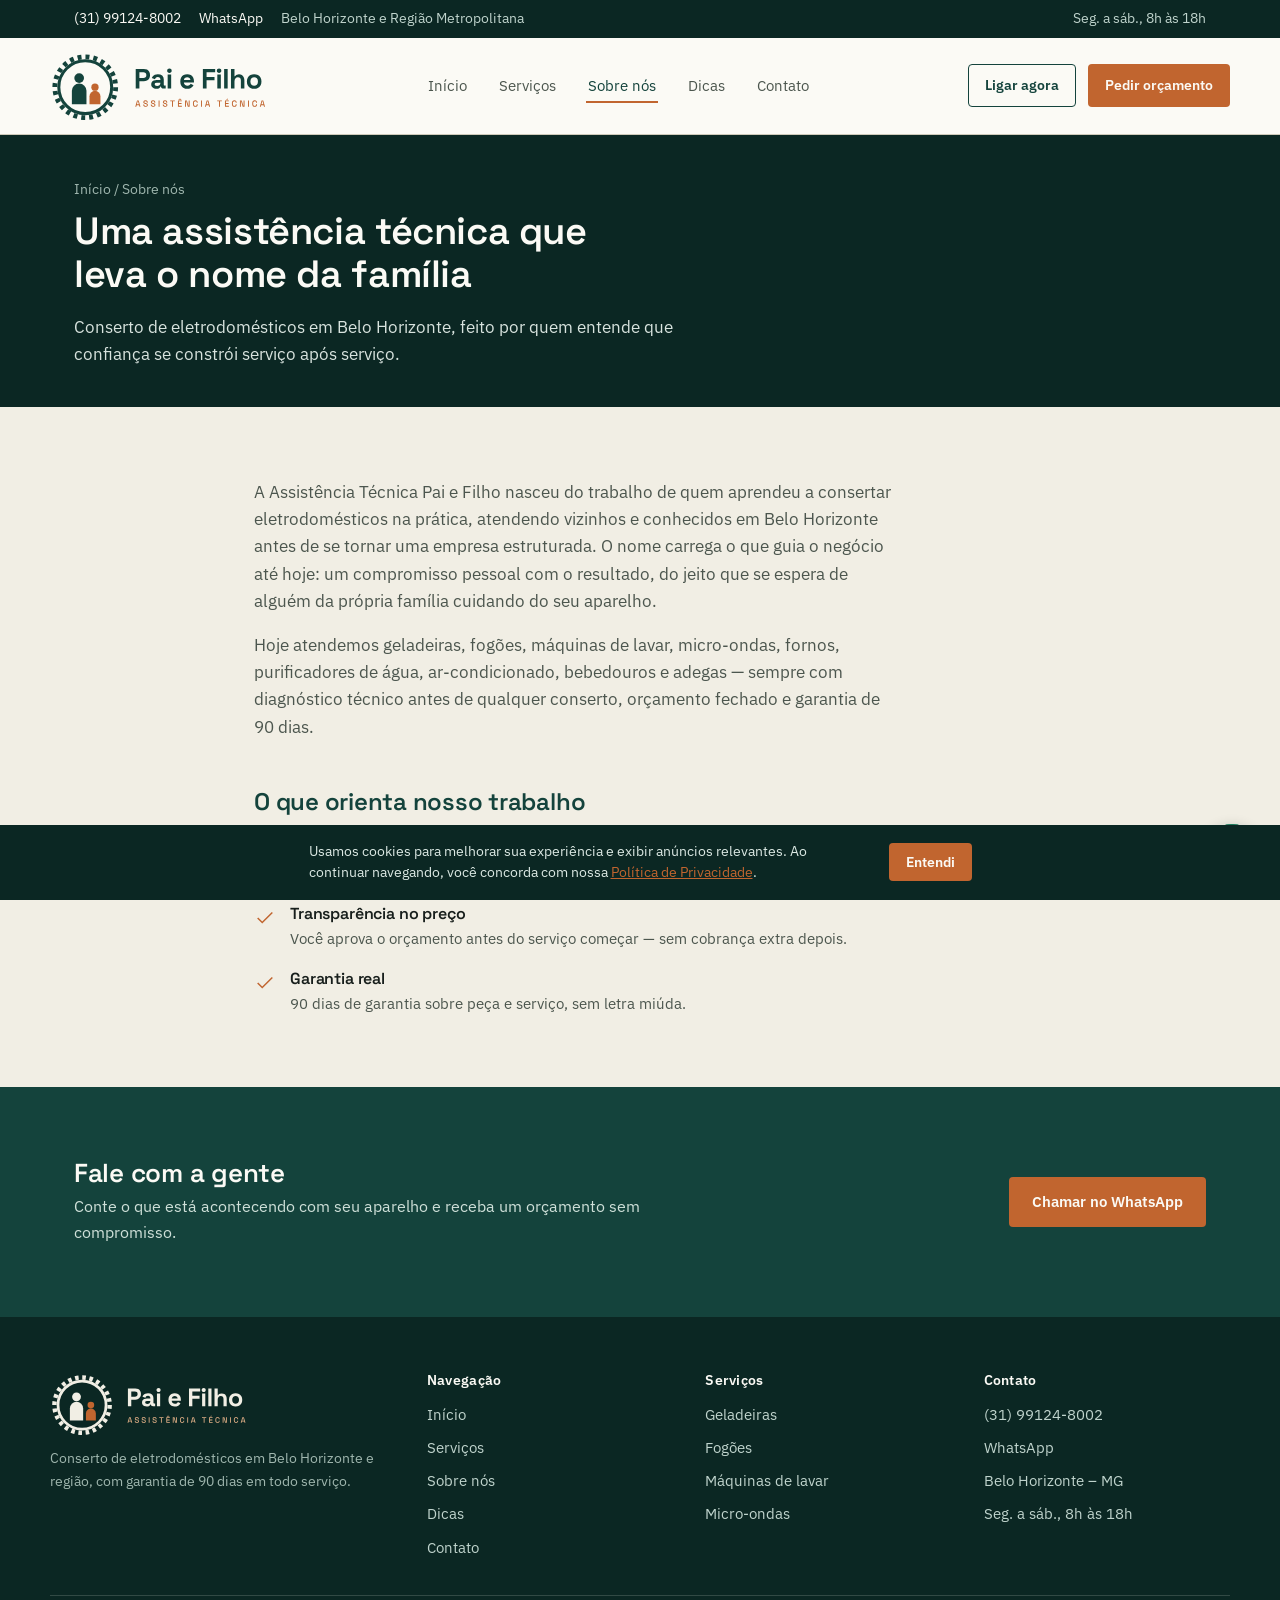
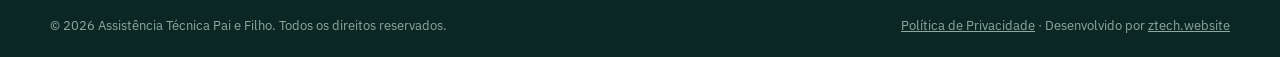
<file: sobre.html>
<!DOCTYPE html>
<html lang="pt-BR">
<head>
<meta charset="UTF-8">
<!-- Google Tag Manager -->
<script>(function(w,d,s,l,i){w[l]=w[l]||[];w[l].push({'gtm.start':
new Date().getTime(),event:'gtm.js'});var f=d.getElementsByTagName(s)[0],
j=d.createElement(s),dl=l!='dataLayer'?'&l='+l:'';j.async=true;j.src=
'https://www.googletagmanager.com/gtm.js?id='+i+dl;f.parentNode.insertBefore(j,f);
})(window,document,'script','dataLayer','GTM-M3Q835JX');</script>
<!-- End Google Tag Manager -->
<meta name="viewport" content="width=device-width, initial-scale=1">
<title>Sobre a Pai e Filho | Assistência Técnica em BH</title>
<meta name="description" content="Conheça a Assistência Técnica Pai e Filho: história, valores e o compromisso com garantia de 90 dias em todo conserto de eletrodoméstico feito em Belo Horizonte.">
<link rel="canonical" href="https://www.assistenciatecnicapaiefilho.com/sobre.html">
<meta name="robots" content="index, follow">
<meta name="theme-color" content="#14433C">
<meta property="og:type" content="website">
<meta property="og:site_name" content="Assistência Técnica Pai e Filho">
<meta property="og:title" content="Sobre a Pai e Filho | Assistência Técnica em BH">
<meta property="og:description" content="Conheça a história e os valores da Assistência Técnica Pai e Filho, em Belo Horizonte.">
<meta property="og:url" content="https://www.assistenciatecnicapaiefilho.com/sobre.html">
<meta property="og:locale" content="pt_BR">
<link rel="icon" type="image/svg+xml" href="favicon.svg">
<link rel="icon" type="image/png" href="logo-icone.png">
<link rel="apple-touch-icon" href="logo-icone.png">
<link rel="preconnect" href="https://fonts.googleapis.com">
<link rel="preconnect" href="https://fonts.gstatic.com" crossorigin>
<link href="https://fonts.googleapis.com/css2?family=Space+Grotesk:wght@500;600;700&family=IBM+Plex+Sans:wght@400;500;600&display=swap" rel="stylesheet">
<link rel="stylesheet" href="style.css?v=4">
<script type="application/ld+json">
{
  "@context": "https://schema.org",
  "@type": "BreadcrumbList",
  "itemListElement": [
    {
      "@type": "ListItem",
      "position": 1,
      "name": "Início",
      "item": "https://www.assistenciatecnicapaiefilho.com/"
    },
    {
      "@type": "ListItem",
      "position": 2,
      "name": "Sobre nós",
      "item": "https://www.assistenciatecnicapaiefilho.com/sobre.html"
    }
  ]
}
</script>
</head>
<body>
<!-- Google Tag Manager (noscript) -->
<noscript><iframe src="https://www.googletagmanager.com/ns.html?id=GTM-M3Q835JX"
height="0" width="0" style="display:none;visibility:hidden"></iframe></noscript>
<!-- End Google Tag Manager (noscript) -->
<a href="#conteudo" class="skip-link">Pular para o conteúdo</a>

<div class="top-strip">
  <div class="container">
    <div class="ts-contact">
      <a href="tel:+5531991248002">(31) 99124-8002</a>
      <a href="https://wa.me/5531991248002?text=Ol%C3%A1%2C%20vim%20atrav%C3%A9s%20do%20site%20e%20gostaria%20de%20fazer%20um%20or%C3%A7amento" target="_blank" rel="noopener">WhatsApp</a>
      <span class="ts-badge">Belo Horizonte e Região Metropolitana</span>
    </div>
    <span class="ts-badge">Seg. a sáb., 8h às 18h</span>
  </div>
</div>

<header class="site-header">
  <div class="container nav-wrap">
    <a href="index.html" class="brand" aria-label="Pai e Filho Assistência Técnica - início">
      <img class="brand-logo" src="logo.svg?v=3" alt="Pai e Filho Assistência Técnica" width="181" height="56">
    </a>
    <nav class="main-nav" id="main-nav" aria-label="Navegação principal">
      <ul>
        <li><a href="index.html">Início</a></li>
        <li><a href="servicos.html">Serviços</a></li>
        <li><a href="sobre.html" aria-current="page">Sobre nós</a></li>
        <li><a href="blog.html">Dicas</a></li>
        <li><a href="contato.html">Contato</a></li>
      </ul>
      <div class="nav-cta">
        <a class="btn btn-outline btn-block" href="tel:+5531991248002">Ligar agora</a>
        <a class="btn btn-primary btn-block" href="https://wa.me/5531991248002?text=Ol%C3%A1%2C%20vim%20atrav%C3%A9s%20do%20site%20e%20gostaria%20de%20fazer%20um%20or%C3%A7amento" target="_blank" rel="noopener">Chamar no WhatsApp</a>
      </div>
    </nav>
    <div class="header-cta">
      <a class="btn btn-outline btn-sm" href="tel:+5531991248002"><span>Ligar agora</span></a>
      <a class="btn btn-primary btn-sm" href="contato.html"><span>Pedir orçamento</span></a>
      <button class="nav-toggle" aria-label="Abrir menu" aria-expanded="false" aria-controls="main-nav">
        <svg viewBox="0 0 24 24" fill="none" stroke="currentColor" stroke-width="1.8"><path d="M3 6h18M3 12h18M3 18h18"/></svg>
      </button>
    </div>
  </div>
</header>

<main id="conteudo">
  <div class="page-head">
    <div class="container">
      <p class="breadcrumb"><a href="index.html">Início</a> / Sobre nós</p>
      <h1>Uma assistência técnica que leva o nome da família</h1>
      <p>Conserto de eletrodomésticos em Belo Horizonte, feito por quem entende que confiança se constrói serviço após serviço.</p>
    </div>
  </div>

  <section>
    <div class="container" style="max-width:820px">
      <p style="font-size:17px;color:var(--ink-soft)">A Assistência Técnica Pai e Filho nasceu do trabalho de quem aprendeu a consertar eletrodomésticos na prática, atendendo vizinhos e conhecidos em Belo Horizonte antes de se tornar uma empresa estruturada. O nome carrega o que guia o negócio até hoje: um compromisso pessoal com o resultado, do jeito que se espera de alguém da própria família cuidando do seu aparelho.</p>
      <p style="font-size:17px;color:var(--ink-soft)">Hoje atendemos geladeiras, fogões, máquinas de lavar, micro-ondas, fornos, purificadores de água, ar-condicionado, bebedouros e adegas — sempre com diagnóstico técnico antes de qualquer conserto, orçamento fechado e garantia de 90 dias.</p>

      <h2 style="color:var(--teal);margin-top:2em">O que orienta nosso trabalho</h2>
      <div class="trust-list">
        <div class="trust-item">
          <svg viewBox="0 0 24 24" fill="none" stroke="currentColor" stroke-width="1.6"><path d="M20 6L9 17l-5-5"/></svg>
          <div><h3>Diagnóstico honesto</h3><p>Só recomendamos a troca de peça que realmente resolve o problema.</p></div>
        </div>
        <div class="trust-item">
          <svg viewBox="0 0 24 24" fill="none" stroke="currentColor" stroke-width="1.6"><path d="M20 6L9 17l-5-5"/></svg>
          <div><h3>Transparência no preço</h3><p>Você aprova o orçamento antes do serviço começar — sem cobrança extra depois.</p></div>
        </div>
        <div class="trust-item">
          <svg viewBox="0 0 24 24" fill="none" stroke="currentColor" stroke-width="1.6"><path d="M20 6L9 17l-5-5"/></svg>
          <div><h3>Garantia real</h3><p>90 dias de garantia sobre peça e serviço, sem letra miúda.</p></div>
        </div>
      </div>
    </div>
  </section>

  <section class="cta-band">
    <div class="container">
      <div>
        <h2>Fale com a gente</h2>
        <p>Conte o que está acontecendo com seu aparelho e receba um orçamento sem compromisso.</p>
      </div>
      <a class="btn btn-primary" href="https://wa.me/5531991248002?text=Ol%C3%A1%2C%20vim%20atrav%C3%A9s%20do%20site%20e%20gostaria%20de%20fazer%20um%20or%C3%A7amento" target="_blank" rel="noopener">Chamar no WhatsApp</a>
    </div>
  </section>
</main>

<footer class="site-footer">
  <div class="container footer-grid">
    <div class="footer-brand">
      <img class="footer-logo" src="logo-branco.svg?v=3" alt="Pai e Filho Assistência Técnica" width="194" height="60">
      <p>Conserto de eletrodomésticos em Belo Horizonte e região, com garantia de 90 dias em todo serviço.</p>
    </div>
    <div>
      <h4>Navegação</h4>
      <ul>
        <li><a href="index.html">Início</a></li>
        <li><a href="servicos.html">Serviços</a></li>
        <li><a href="sobre.html">Sobre nós</a></li>
        <li><a href="blog.html">Dicas</a></li>
        <li><a href="contato.html">Contato</a></li>
      </ul>
    </div>
    <div>
      <h4>Serviços</h4>
      <ul>
        <li><a href="servicos.html#geladeira">Geladeiras</a></li>
        <li><a href="servicos.html#fogao">Fogões</a></li>
        <li><a href="servicos.html#lavadora">Máquinas de lavar</a></li>
        <li><a href="servicos.html#microondas">Micro-ondas</a></li>
      </ul>
    </div>
    <div>
      <h4>Contato</h4>
      <ul>
        <li><a href="tel:+5531991248002">(31) 99124-8002</a></li>
        <li><a href="https://wa.me/5531991248002?text=Ol%C3%A1%2C%20vim%20atrav%C3%A9s%20do%20site%20e%20gostaria%20de%20fazer%20um%20or%C3%A7amento" target="_blank" rel="noopener">WhatsApp</a></li>
        <li>Belo Horizonte – MG</li>
        <li>Seg. a sáb., 8h às 18h</li>
      </ul>
    </div>
  </div>
  <div class="container footer-bottom">
    <span>© <span data-year></span> Assistência Técnica Pai e Filho. Todos os direitos reservados.</span>
    <span><a href="privacidade.html">Política de Privacidade</a> · Desenvolvido por <a href="https://ztech.website/" target="_blank" rel="noopener">ztech.website</a></span>
  </div>
</footer>

<nav class="mobile-bar" aria-label="Contato rápido">
  <a class="mb-call" href="tel:+5531991248002"><svg viewBox="0 0 24 24" fill="none" stroke="currentColor" stroke-width="1.8" stroke-linecap="round" stroke-linejoin="round" aria-hidden="true"><path d="M5 4h4l2 5-2.5 1.5a11 11 0 0 0 5 5L15 13l5 2v4a2 2 0 0 1-2 2A16 16 0 0 1 3 6a2 2 0 0 1 2-2Z"/></svg><span>Ligar</span></a>
  <a class="mb-wa" href="https://wa.me/5531991248002?text=Ol%C3%A1%2C%20vim%20atrav%C3%A9s%20do%20site%20e%20gostaria%20de%20fazer%20um%20or%C3%A7amento" target="_blank" rel="noopener"><svg viewBox="0 0 24 24" fill="currentColor" aria-hidden="true"><path d="M12.04 2C6.58 2 2.13 6.45 2.13 11.91c0 1.87.5 3.62 1.42 5.13L2 22l5.13-1.5a9.9 9.9 0 0 0 4.91 1.3h.01c5.46 0 9.9-4.45 9.9-9.91S17.5 2 12.04 2zm5.8 14.14c-.24.68-1.4 1.3-1.93 1.38-.5.08-1.13.11-1.83-.12-.42-.13-.96-.32-1.65-.62-2.9-1.25-4.79-4.17-4.93-4.37-.14-.2-1.18-1.57-1.18-3 0-1.42.75-2.12 1.02-2.41.27-.29.58-.36.78-.36.2 0 .39 0 .56.01.18.01.42-.07.65.5.24.58.82 2 .89 2.14.07.14.12.31.02.5-.1.2-.15.31-.3.48-.15.17-.31.38-.44.51-.15.15-.3.31-.13.6.17.29.76 1.26 1.64 2.04 1.13 1 2.08 1.32 2.37 1.47.29.15.46.12.63-.07.17-.2.72-.84.92-1.13.2-.29.39-.24.66-.14.27.1 1.7.8 1.99.95.29.14.48.21.55.33.07.12.07.68-.17 1.37z"/></svg><span>WhatsApp</span></a>
</nav>

<a class="wa-float" href="https://wa.me/5531991248002?text=Ol%C3%A1%2C%20vim%20atrav%C3%A9s%20do%20site%20e%20gostaria%20de%20fazer%20um%20or%C3%A7amento" target="_blank" rel="noopener" aria-label="Conversar no WhatsApp">
  <svg viewBox="0 0 24 24" fill="currentColor"><path d="M12.04 2C6.58 2 2.13 6.45 2.13 11.91c0 1.87.5 3.62 1.42 5.13L2 22l5.13-1.5a9.9 9.9 0 0 0 4.91 1.3h.01c5.46 0 9.9-4.45 9.9-9.91S17.5 2 12.04 2zm5.8 14.14c-.24.68-1.4 1.3-1.93 1.38-.5.08-1.13.11-1.83-.12-.42-.13-.96-.32-1.65-.62-2.9-1.25-4.79-4.17-4.93-4.37-.14-.2-1.18-1.57-1.18-3 0-1.42.75-2.12 1.02-2.41.27-.29.58-.36.78-.36.2 0 .39 0 .56.01.18.01.42-.07.65.5.24.58.82 2 .89 2.14.07.14.12.31.02.5-.1.2-.15.31-.3.48-.15.17-.31.38-.44.51-.15.15-.3.31-.13.6.17.29.76 1.26 1.64 2.04 1.13 1 2.08 1.32 2.37 1.47.29.15.46.12.63-.07.17-.2.72-.84.92-1.13.2-.29.39-.24.66-.14.27.1 1.7.8 1.99.95.29.14.48.21.55.33.07.12.07.68-.17 1.37z"/></svg>
</a>

<div class="cookie-bar">
  <div class="container">
    <p>Usamos cookies para melhorar sua experiência e exibir anúncios relevantes. Ao continuar navegando, você concorda com nossa <a href="privacidade.html">Política de Privacidade</a>.</p>
    <button class="btn btn-primary btn-sm" data-cookie-accept>Entendi</button>
  </div>
</div>

<script src="main.js?v=3"></script>
</body>
</html>
</file>
<file: style.css>
/* =========================================================
   Assistência Técnica Pai e Filho — Design System
   Direção: "prancheta de oficina" — papel técnico claro +
   painel azul-petróleo estilo diagrama, acento cobre (solda/
   resistência). Space Grotesk para títulos, IBM Plex Sans
   para leitura.
   ========================================================= */

:root{
  --bg:        #F1EEE4;
  --bg-soft:   #E8E4D6;
  --paper:     #FBFAF5;
  --ink:       #181F1C;
  --ink-soft:  #4C564E;
  --teal:      #14433C;
  --teal-dark: #0B2723;
  --teal-line: rgba(251,250,245,0.16);
  --copper:    #C1652F;
  --copper-dark:#9A4E22;
  --line:      #CFCABA;
  --line-soft: #DEDACB;
  --success:   #4B6A4F;

  --font-display: 'Space Grotesk', sans-serif;
  --font-body: 'IBM Plex Sans', sans-serif;

  --maxw: 1180px;
  --radius: 4px;
  --shadow: 0 1px 0 rgba(24,31,28,0.06);
}

*,*::before,*::after{ box-sizing:border-box; }
html{ scroll-behavior:smooth; }
body{
  margin:0;
  background:var(--bg);
  color:var(--ink);
  font-family:var(--font-body);
  font-size:16px;
  line-height:1.6;
  -webkit-font-smoothing:antialiased;
}
img{ max-width:100%; display:block; }
a{ color:inherit; }
h1,h2,h3,h4{
  font-family:var(--font-display);
  font-weight:600;
  line-height:1.12;
  margin:0 0 .5em;
  letter-spacing:-0.01em;
}
p{ margin:0 0 1em; max-width:64ch; }
ul{ margin:0; padding:0; list-style:none; }
.container{ max-width:var(--maxw); margin:0 auto; padding:0 24px; }

:focus-visible{
  outline:2px solid var(--copper);
  outline-offset:3px;
}

@media (prefers-reduced-motion: reduce){
  *{ animation-duration:0.01ms !important; animation-iteration-count:1 !important; transition-duration:0.01ms !important; scroll-behavior:auto !important; }
}

/* ---------- Skip link ---------- */
.skip-link{
  position:absolute; left:-999px; top:auto;
  background:var(--teal); color:var(--paper);
  padding:10px 16px; z-index:200; border-radius:0 0 4px 0;
}
.skip-link:focus{ left:0; top:0; }

/* ---------- Top strip ---------- */
.top-strip{
  background:var(--teal-dark);
  color:var(--paper);
  font-size:13.5px;
}
.top-strip .container{
  display:flex; justify-content:space-between; align-items:center;
  padding-top:8px; padding-bottom:8px; gap:16px; flex-wrap:wrap;
}
.top-strip a{ text-decoration:none; }
.top-strip .ts-contact{ display:flex; gap:18px; flex-wrap:wrap; }
.top-strip .ts-contact a:hover{ color:var(--copper); }
.top-strip .ts-badge{ color:#BFD3CC; }

/* ---------- Header / Nav ---------- */
.site-header{
  background:var(--paper);
  border-bottom:1px solid var(--line);
  position:sticky; top:0; z-index:100;
}
.nav-wrap{
  display:flex; align-items:center; justify-content:space-between;
  padding:14px 0;
  gap:20px;
}
.brand{
  display:flex; align-items:center; gap:10px;
  text-decoration:none;
  color:var(--teal);
}
.brand-mark{
  width:40px; height:40px; flex:none;
}
.brand-text{
  font-family:var(--font-display);
  font-weight:600;
  font-size:19px;
  line-height:1.1;
  color:var(--ink);
}
.brand-text small{
  display:block;
  font-family:var(--font-body);
  font-weight:400;
  font-size:12.5px;
  color:var(--ink-soft);
  letter-spacing:.02em;
}
.main-nav ul{ display:flex; gap:28px; align-items:center; }
.nav-cta{ display:none; }
.main-nav a{
  text-decoration:none;
  font-size:15px;
  color:var(--ink-soft);
  padding:6px 2px;
  border-bottom:2px solid transparent;
}
.main-nav a:hover,
.main-nav a[aria-current="page"]{
  color:var(--teal);
  border-bottom-color:var(--copper);
}
.header-cta{ display:flex; align-items:center; gap:12px; }
.nav-toggle{
  display:none;
  background:none; border:1px solid var(--line); border-radius:var(--radius);
  padding:8px 10px; cursor:pointer;
}
.nav-toggle svg{ width:22px; height:22px; display:block; }

/* ---------- Buttons ---------- */
.btn{
  display:inline-flex; align-items:center; justify-content:center; gap:8px;
  font-family:var(--font-body); font-weight:600; font-size:15px;
  padding:12px 22px;
  border-radius:var(--radius);
  text-decoration:none;
  border:1px solid transparent;
  cursor:pointer;
  transition:background-color .15s ease, border-color .15s ease, color .15s ease;
}
.btn-primary{
  background:var(--copper); color:var(--paper);
}
.btn-primary:hover{ background:var(--copper-dark); }
.btn-ghost{
  background:transparent; color:var(--paper); border-color:var(--teal-line);
}
.btn-ghost:hover{ border-color:var(--paper); }
.btn-outline{
  background:transparent; color:var(--teal); border-color:var(--teal);
}
.btn-outline:hover{ background:var(--teal); color:var(--paper); }
.btn-sm{ padding:9px 16px; font-size:14px; }
.btn-block{ width:100%; }

/* ---------- Hero (blueprint panel) ---------- */
.hero{
  background:
    linear-gradient(var(--teal-dark), var(--teal-dark)),
    repeating-linear-gradient(0deg, var(--teal-line) 0 1px, transparent 1px 48px),
    repeating-linear-gradient(90deg, var(--teal-line) 0 1px, transparent 1px 48px);
  color:var(--paper);
  overflow:hidden;
  position:relative;
}
.hero .container{
  display:grid;
  grid-template-columns:1.05fr 0.95fr;
  gap:48px;
  align-items:center;
  padding-top:32px;
  padding-bottom:48px;
}
.hero-eyebrow{
  display:flex;
  align-items:center;
  flex-wrap:wrap;
  column-gap:.4em;
  row-gap:4px;
  font-family:var(--font-display);
  font-weight:600;
  font-size:clamp(20px, 2.7vw, 28px);
  line-height:1.2;
  color:#DFAE85;
  margin-bottom:18px;
}
.hero h1{
  font-size:clamp(32px, 4.4vw, 50px);
  color:var(--paper);
  max-width:14ch;
}
.hero-lede{
  color:#D8E3DE;
  font-size:18px;
  max-width:46ch;
}
.hero-actions{
  display:flex; gap:14px; flex-wrap:wrap; margin:26px 0 30px;
}
.hero-badges{
  display:flex; flex-wrap:wrap; gap:10px 22px;
  padding-top:22px;
  border-top:1px solid var(--teal-line);
}
.hero-badge{
  display:flex; align-items:center; gap:8px;
  font-size:14px; color:#CFE0D9;
}
.hero-badge svg{ width:18px; height:18px; flex:none; color:var(--copper); }
.hero-art{ position:relative; width:100%; max-width:340px; justify-self:center; }
.hero-art-inner{
  position:relative;
  width:100%;
  aspect-ratio:260 / 380;
}
.appliance-layer{
  position:absolute; inset:0;
  width:100%; height:100%;
  opacity:0;
  transition:opacity .2s ease;
}
.appliance-layer.is-active{ opacity:1; transition:opacity .3s ease .2s; }

/* ---------- Sections ---------- */
section{ padding:72px 0; }
.section-tight{ padding:48px 0; }
.section-alt{ background:var(--bg-soft); }
.section-paper{ background:var(--paper); border-top:1px solid var(--line); border-bottom:1px solid var(--line); }
.section-head{
  max-width:60ch;
  margin-bottom:40px;
}
.section-head .kicker{
  color:var(--copper-dark);
  font-weight:600;
  font-size:13.5px;
  margin-bottom:8px;
}
.section-head h2{ font-size:clamp(26px, 3vw, 34px); color:var(--teal); }
.section-head p{ color:var(--ink-soft); font-size:17px; }

/* ---------- Services grid ---------- */
.grid-services{
  display:grid;
  grid-template-columns:repeat(4, 1fr);
  gap:1px;
  background:var(--line);
  border:1px solid var(--line);
}
.service-card{
  background:var(--paper);
  padding:28px 24px;
  text-decoration:none;
  color:var(--ink);
  display:flex; flex-direction:column; gap:14px;
}
.service-card:hover{ background:var(--bg); }
.service-card .icon{
  width:44px; height:44px; color:var(--teal);
}
.service-card h3{ font-size:17px; color:var(--ink); }
.service-card p{ font-size:14.5px; color:var(--ink-soft); margin:0; }
.service-card .go{
  margin-top:auto; font-size:13.5px; font-weight:600; color:var(--copper-dark);
}

/* ---------- Process (legítimo: é uma sequência) ---------- */
.process{
  display:grid;
  grid-template-columns:repeat(4, 1fr);
  gap:28px;
}
.process-step{ position:relative; padding-left:0; }
.process-step .num{
  font-family:var(--font-display);
  font-size:14px;
  color:var(--copper-dark);
  border:1px solid var(--copper);
  width:30px; height:30px; border-radius:50%;
  display:flex; align-items:center; justify-content:center;
  margin-bottom:14px;
}
.process-step h3{ font-size:16.5px; margin-bottom:6px; }
.process-step p{ font-size:14.5px; color:var(--ink-soft); margin:0; }

/* ---------- Trust / why ---------- */
.trust-wrap{
  display:grid;
  grid-template-columns:1fr 1fr;
  gap:56px;
  align-items:center;
}
.trust-list{ display:flex; flex-direction:column; gap:20px; margin-top:24px; }
.trust-item{ display:flex; gap:14px; }
.trust-item svg{ width:22px; height:22px; color:var(--copper); flex:none; margin-top:2px; }
.trust-item h3{ font-size:16px; margin-bottom:4px; }
.trust-item p{ font-size:14.5px; color:var(--ink-soft); margin:0; }
.trust-figure{
  background:var(--teal-dark);
  border-radius:var(--radius);
  padding:36px;
  color:var(--paper);
}
.trust-figure .big{
  font-family:var(--font-display);
  font-size:56px;
  color:var(--copper);
  line-height:1;
}
.trust-figure .cap{ font-size:14.5px; color:#CFE0D9; margin-top:8px; }
.trust-figure hr{ border:none; border-top:1px solid var(--teal-line); margin:26px 0; }

/* ---------- Brands ---------- */
.brand-strip{
  display:flex; flex-wrap:wrap; gap:12px;
}
.brand-chip{
  border:1px solid var(--line);
  background:var(--paper);
  padding:9px 16px;
  font-size:14.5px;
  color:var(--ink-soft);
  border-radius:2px;
}

/* ---------- Testimonials ---------- */
.testi-grid{
  display:grid;
  grid-template-columns:repeat(3, 1fr);
  gap:24px;
}
.testi-card{
  background:var(--paper);
  border:1px solid var(--line);
  padding:26px;
  display:flex; flex-direction:column; gap:16px;
}
.testi-card p{ font-size:15.5px; color:var(--ink); margin:0; }
.testi-stars{
  color:var(--copper);
  font-size:26px;
  letter-spacing:4px;
  line-height:1;
  text-shadow:0 1px 0 rgba(193,101,47,0.15);
}
.testi-person{
  display:flex; align-items:center; gap:12px;
  margin-top:auto; padding-top:6px;
  border-top:1px solid var(--line-soft);
}
.testi-avatar{ width:46px; height:46px; flex:none; border-radius:50%; }
.testi-name{ font-size:14.5px; color:var(--ink); font-weight:600; }
.testi-loc{ font-size:12.5px; color:var(--ink-soft); }

/* ---------- FAQ ---------- */
.faq{ max-width:820px; }
.faq-item{
  border-bottom:1px solid var(--line);
}
.faq-item summary{
  cursor:pointer;
  list-style:none;
  padding:20px 0;
  font-family:var(--font-display);
  font-size:17px;
  color:var(--teal);
  display:flex; justify-content:space-between; align-items:center; gap:16px;
}
.faq-item summary::-webkit-details-marker{ display:none; }
.faq-item summary .plus{
  flex:none; width:22px; height:22px; position:relative;
}
.faq-item summary .plus::before,
.faq-item summary .plus::after{
  content:""; position:absolute; background:var(--copper);
  top:50%; left:50%; transform:translate(-50%,-50%);
}
.faq-item summary .plus::before{ width:14px; height:2px; }
.faq-item summary .plus::after{ width:2px; height:14px; }
.faq-item[open] summary .plus::after{ display:none; }
.faq-item p{ padding-bottom:20px; color:var(--ink-soft); font-size:15px; margin:0; }

/* ---------- Coverage area ---------- */
.area-wrap{
  display:grid;
  grid-template-columns:1fr 1fr;
  gap:40px;
  align-items:start;
}
.area-list{
  display:grid;
  grid-template-columns:repeat(2, 1fr);
  gap:10px 24px;
  font-size:15px;
  color:var(--ink-soft);
}
.area-list li{ padding:8px 0; border-bottom:1px dashed var(--line-soft); }
.area-map{
  width:100%;
  height:320px;
  border:1px solid var(--line);
  border-radius:var(--radius);
}

/* ---------- Rotating word (hero) ---------- */
.rotator{
  position:relative;
  display:inline-block;
  min-width:12em;
  height:1.2em;
  overflow:hidden;
  color:var(--copper);
  text-align:left;
}
.rotator-word{
  position:absolute;
  left:0; top:0;
  white-space:nowrap;
  opacity:0;
  transform:translateY(40%);
  transition:opacity .18s ease;
}
.rotator-word.is-active{
  opacity:1;
  transform:translateY(0);
  transition:opacity .3s ease .2s, transform .35s ease .2s;
}
.rotator-word.is-leaving{
  opacity:0;
  transform:translateY(-40%);
  transition:opacity .18s ease, transform .3s ease;
}
.sr-only{
  position:absolute; width:1px; height:1px;
  padding:0; margin:-1px; overflow:hidden;
  clip:rect(0,0,0,0); white-space:nowrap; border:0;
}

/* ---------- Ad slots ---------- */
.ad-slot{
  max-width:var(--maxw);
  margin:0 auto;
  padding:0 24px;
}
.ad-slot .ad-inner{
  border:1px dashed var(--line);
  background:var(--bg-soft);
  color:var(--ink-soft);
  font-size:12.5px;
  text-align:center;
  padding:14px;
  min-height:90px;
  display:flex; align-items:center; justify-content:center;
}

/* ---------- CTA band ---------- */
.cta-band{
  background:var(--teal);
  color:var(--paper);
}
.cta-band .container{
  display:flex; justify-content:space-between; align-items:center;
  gap:24px; flex-wrap:wrap;
}
.cta-band h2{ color:var(--paper); font-size:26px; margin-bottom:6px; }
.cta-band p{ color:#CFE0D9; margin:0; }

/* ---------- Footer ---------- */
.site-footer{
  background:var(--teal-dark);
  color:#BFD3CC;
  font-size:14.5px;
}
.footer-grid{
  display:grid;
  grid-template-columns:1.4fr 1fr 1fr 1fr;
  gap:32px;
  padding:56px 0 36px;
}
.footer-grid h4{
  color:var(--paper); font-family:var(--font-body); font-weight:600;
  font-size:14px; letter-spacing:.02em; margin-bottom:14px;
}
.footer-grid ul{ display:flex; flex-direction:column; gap:10px; }
.footer-grid a{ text-decoration:none; color:#BFD3CC; }
.footer-grid a:hover{ color:var(--paper); }
.footer-brand p{ color:#9FB6AE; font-size:14px; }
.footer-bottom{
  border-top:1px solid var(--teal-line);
  padding:20px 0;
  display:flex; justify-content:space-between; flex-wrap:wrap; gap:12px;
  font-size:13px; color:#8FA8A0;
}
.footer-bottom a{ color:#8FA8A0; text-decoration:underline; }

/* ---------- WhatsApp float ---------- */
.wa-float{
  position:fixed; right:20px; bottom:20px; z-index:150;
  background:#1F7A5C; color:#fff;
  width:56px; height:56px; border-radius:50%;
  display:flex; align-items:center; justify-content:center;
  box-shadow:0 4px 14px rgba(11,39,35,0.3);
  text-decoration:none;
  animation:wa-bounce 2.6s ease-in-out infinite;
}
.wa-float::before{
  content:"";
  position:absolute; inset:0;
  border-radius:50%;
  background:#1F7A5C;
  animation:wa-ring 2.6s cubic-bezier(.4,0,.6,1) infinite;
}
.wa-float svg{ width:28px; height:28px; position:relative; }
@keyframes wa-ring{
  0%{ transform:scale(1); opacity:.55; }
  70%{ transform:scale(1.9); opacity:0; }
  100%{ transform:scale(1.9); opacity:0; }
}
@keyframes wa-bounce{
  0%, 78%, 100%{ transform:translateY(0); }
  84%{ transform:translateY(-6px); }
  90%{ transform:translateY(0); }
  94%{ transform:translateY(-3px); }
}

/* ---------- Cookie banner ---------- */
.cookie-bar{
  position:fixed; left:0; right:0; bottom:0; z-index:200;
  background:var(--teal-dark); color:#DCE9E4;
  padding:16px 24px;
  display:none;
}
.cookie-bar.show{ display:flex; }
.cookie-bar .container{
  display:flex; align-items:center; justify-content:space-between; gap:20px; flex-wrap:wrap;
}
.cookie-bar p{ margin:0; font-size:13.5px; max-width:70ch; }
.cookie-bar a{ color:var(--copper); }

/* ---------- Inner page header (page title band) ---------- */
.page-head{
  background:var(--teal-dark);
  color:var(--paper);
  padding:44px 0 40px;
}
.page-head .breadcrumb{
  font-size:13.5px; color:#9FB6AE; margin-bottom:10px;
}
.page-head .breadcrumb a{ color:#9FB6AE; text-decoration:none; }
.page-head .breadcrumb a:hover{ color:var(--paper); }
.page-head h1{ color:var(--paper); font-size:clamp(28px,3.6vw,38px); max-width:22ch; }
.page-head p{ color:#D8E3DE; font-size:16.5px; max-width:60ch; margin:0; }

/* ---------- Service detail blocks ---------- */
.svc-block{
  display:grid;
  grid-template-columns:64px 1fr;
  gap:20px;
  padding:36px 0;
  border-bottom:1px solid var(--line);
}
.svc-block:last-child{ border-bottom:none; }
.svc-block .icon{ width:52px; height:52px; color:var(--teal); }
.svc-block h2{ font-size:22px; color:var(--teal); margin-bottom:8px; }
.svc-block p{ color:var(--ink-soft); font-size:15.5px; }
.svc-block ul{ margin-top:10px; display:flex; flex-wrap:wrap; gap:8px; }
.svc-block ul li{
  font-size:13.5px; color:var(--ink-soft);
  border:1px solid var(--line); padding:6px 12px; border-radius:2px;
}

/* ---------- Contact page ---------- */
.contact-wrap{
  display:grid;
  grid-template-columns:1fr 1fr;
  gap:48px;
}
.field{ margin-bottom:18px; }
.field label{ display:block; font-size:14px; font-weight:600; color:var(--ink); margin-bottom:6px; }
.field input,
.field select,
.field textarea{
  width:100%; font-family:var(--font-body); font-size:15px;
  padding:11px 12px; border:1px solid var(--line); border-radius:var(--radius);
  background:var(--paper); color:var(--ink);
}
.field textarea{ resize:vertical; min-height:110px; }
.field input:focus, .field select:focus, .field textarea:focus{
  outline:2px solid var(--teal); outline-offset:1px; border-color:var(--teal);
}
.info-card{
  background:var(--paper); border:1px solid var(--line); padding:26px; margin-bottom:18px;
}
.info-card h3{ font-size:15.5px; color:var(--teal); margin-bottom:8px; }
.info-card p{ margin:0; font-size:14.5px; color:var(--ink-soft); }
.map-frame{
  border:1px solid var(--line); width:100%; height:280px;
}

/* ---------- Blog ---------- */
.article-grid{
  display:grid; grid-template-columns:repeat(3,1fr); gap:28px;
}
.article-card{ background:var(--paper); border:1px solid var(--line); }
.article-card .tag{
  display:inline-block; margin:22px 24px 10px; font-size:12.5px; color:var(--copper-dark); font-weight:600;
}
.article-card h3{ font-size:18px; margin:0 24px 10px; color:var(--teal); }
.article-card p{ margin:0 24px 22px; font-size:14.5px; color:var(--ink-soft); }
.article-body{ max-width:70ch; }
.article-body h2{ color:var(--teal); font-size:22px; margin-top:1.6em; }
.article-body p, .article-body li{ color:var(--ink-soft); font-size:16px; }
.article-body ul{ margin:0 0 1em 1.1em; list-style:disc; }

/* ---------- Responsive ---------- */
@media (max-width: 980px){
  .hero .container{ grid-template-columns:1fr; padding-top:40px; }
  .hero-art{ order:-1; max-width:280px; margin:0 auto; }
  .grid-services{ grid-template-columns:repeat(2,1fr); }
  .process{ grid-template-columns:repeat(2,1fr); }
  .trust-wrap{ grid-template-columns:1fr; }
  .testi-grid{ grid-template-columns:1fr; }
  .area-list{ grid-template-columns:repeat(2,1fr); }
  .area-wrap{ grid-template-columns:1fr; gap:24px; }
  .footer-grid{ grid-template-columns:1fr 1fr; }
  .contact-wrap{ grid-template-columns:1fr; }
  .article-grid{ grid-template-columns:1fr; }
}
@media (max-width: 720px){
  .main-nav{
    position:fixed; inset:64px 0 0 0; background:var(--paper);
    transform:translateY(-110%); transition:transform .2s ease;
    padding:24px; overflow:auto; z-index:99; border-top:1px solid var(--line);
  }
  .main-nav.open{ transform:translateY(0); }
  .main-nav ul{ flex-direction:column; align-items:flex-start; gap:4px; }
  .main-nav a{ display:block; width:100%; padding:14px 4px; font-size:17px; }
  .nav-cta{
    display:flex; flex-direction:column; gap:10px;
    margin-top:20px; padding-top:20px; border-top:1px solid var(--line);
  }
  .nav-toggle{ display:inline-flex; }
  .header-cta .btn{ display:none; }
  .grid-services{ grid-template-columns:1fr; }
  .process{ grid-template-columns:1fr; }
  .brand-strip{ justify-content:flex-start; }
  .cta-band .container{ flex-direction:column; align-items:flex-start; }
  .cta-band .btn{ width:100%; }
  section{ padding:52px 0; }
  .section-tight{ padding:36px 0; }
}

/* ---------- Telas pequenas (a maioria do tráfego) ---------- */
@media (max-width: 480px){
  .container{ padding:0 16px; }
  .top-strip{ font-size:12.5px; }
  .top-strip .ts-contact{ gap:12px; }
  .top-strip .container > .ts-badge{ display:none; }
  .hero .container{ padding-top:24px; padding-bottom:32px; }
  .hero-eyebrow{ font-size:17px; margin-bottom:10px; }
  .hero h1{ font-size:clamp(22px, 6.5vw, 27px); max-width:16ch; }
  .hero-lede{ font-size:14.5px; }
  .hero-actions{ flex-direction:column; align-items:stretch; margin:18px 0 20px; }
  .hero-actions .btn{ width:100%; padding:11px 18px; font-size:14px; }
  .hero-badges{ gap:8px 14px; padding-top:16px; }
  .hero-badge{ font-size:12.5px; }
  .hero-art{ max-width:170px; }
  .rotator{ min-width:9em; }
  section{ padding:40px 0; }
  .section-head h2{ font-size:24px; }
  .section-head p{ font-size:15.5px; }
  .trust-figure{ padding:26px; }
  .trust-figure .big{ font-size:42px; }
  .testi-card{ padding:20px; }
  .area-list{ grid-template-columns:1fr 1fr; gap:6px 16px; font-size:14px; }
  .area-map{ height:220px; }
  .footer-grid{ grid-template-columns:1fr; gap:28px; padding:40px 0 28px; }
  .footer-bottom{ flex-direction:column; align-items:flex-start; gap:8px; }
  .cta-band h2{ font-size:22px; }
  .wa-float{ right:14px; bottom:14px; width:52px; height:52px; }
  .wa-float svg{ width:26px; height:26px; }
  .cookie-bar .container{ flex-direction:column; align-items:stretch; }
  .cookie-bar .btn{ width:100%; }
}

/* =========================================================
   MOBILE (<=720px) — versão enxuta: menos rolagem, hero compacto
   ========================================================= */
@media (max-width: 720px){
  /* 1. Só o cabeçalho no topo */
  .top-strip{ display:none; }
  .site-header{ transition:transform .25s ease; }
  .site-header.is-hidden{ transform:translateY(-100%); }
  .nav-wrap{ padding:10px 0; }
  .brand-logo{ height:46px; width:auto; }
  .main-nav{ inset:67px 0 0 0; }
  body.nav-open{ overflow:hidden; }

  /* 2. Hero compacto: texto menor, aparelho ao lado */
  .hero .container{
    position:relative;
    display:block;
    padding-top:8px; padding-bottom:20px;
  }
  .hero-art{
    position:absolute; right:16px; top:8px;
    width:92px; max-width:92px; margin:0; order:0;
  }
  .hero-eyebrow, .hero h1{ padding-right:104px; }
  .hero-eyebrow{ font-size:15px; margin-bottom:6px; min-height:2.4em; align-items:flex-start; }
  .rotator{ min-width:11em; }
  .hero h1{ font-size:21px; line-height:1.18; max-width:none; margin-bottom:10px; }
  .hero-lede{ font-size:13.5px; line-height:1.5; margin-bottom:0; max-width:none; }
  .hero-actions{ margin:14px 0 0; }
  .hero-actions .btn-ghost{ display:none; }
  .hero-badges{ display:none; }

  /* 3. Menos informação / menos rolagem */
  section{ padding:30px 0; }
  .section-head{ margin-bottom:18px; }
  .section-head h2{ font-size:21px; margin-bottom:0; }
  .section-head p{ display:none; }

  .grid-services{ grid-template-columns:repeat(2, 1fr); }
  .service-card{ padding:16px 14px; gap:8px; }
  .service-card .icon{ width:30px; height:30px; }
  .service-card h3{ font-size:14.5px; margin:0; }
  .service-card p, .service-card .go{ display:none; }

  .process{ grid-template-columns:repeat(2, 1fr); gap:16px; }
  .process-step .num{ width:26px; height:26px; margin-bottom:8px; }
  .process-step h3{ font-size:14px; margin:0; }
  .process-step p{ display:none; }

  .trust-wrap{ gap:0; }
  .trust-wrap > div:first-child > p{ display:none; }
  .trust-list{ gap:12px; margin-top:12px; }
  .trust-item p{ display:none; }
  .trust-figure{ display:none; }

  .brand-strip{ flex-wrap:nowrap; overflow-x:auto; gap:8px; padding-bottom:6px; scrollbar-width:none; }
  .brand-strip::-webkit-scrollbar{ display:none; }
  .brand-chip{ flex:none; padding:7px 12px; font-size:13px; }

  .testi-grid{
    display:flex; overflow-x:auto; gap:12px;
    scroll-snap-type:x mandatory; scrollbar-width:none;
    margin:0 -16px; padding:0 16px 4px;
  }
  .testi-grid::-webkit-scrollbar{ display:none; }
  .testi-card{ flex:0 0 82%; scroll-snap-align:start; padding:18px; }
  .testi-stars{ font-size:22px; }

  .faq-item summary{ padding:14px 0; font-size:15px; }
  .faq-item p{ padding-bottom:14px; font-size:14px; }

  .area-map{ height:180px; }
  .area-list li{ padding:5px 0; }

  .cta-band .container{ gap:12px; }
  .cta-band h2{ font-size:19px; margin:0; }
  .cta-band p{ display:none; }

  .footer-grid{ grid-template-columns:1fr; gap:16px; padding:28px 0 16px; }
  .footer-grid > div:nth-child(2), .footer-grid > div:nth-child(3){ display:none; }
  .footer-brand p{ display:none; }
}

/* ---------- Logo ---------- */
.brand-logo{ height:68px; width:auto; display:block; }
.footer-logo{ height:62px; width:auto; display:block; margin-bottom:12px; }

/* ---------- Mapa de atendimento (Leaflet) ---------- */
.area-map, .map-frame{ position:relative; z-index:0; isolation:isolate; background:var(--bg-soft); }
.area-label{
  background:transparent; border:0; box-shadow:none;
  font:600 12px/1 var(--font-body); color:var(--teal-dark);
  text-shadow:0 0 3px #fff, 0 0 3px #fff, 0 0 3px #fff;
  padding:0;
}
.area-label::before{ display:none; }
.map-legend{ font-size:13px; color:var(--ink-soft); margin:10px 0 0; max-width:none; }
.map-legend i{ display:inline-block; width:10px; height:10px; border-radius:50%; margin:0 4px 0 10px; vertical-align:baseline; }
.map-legend i:first-child{ margin-left:0; }

/* ---------- Barra fixa de contato (celular) ---------- */
.mobile-bar{ display:none; }
@media (max-width: 720px){
  .mobile-bar{
    display:flex; gap:10px;
    position:fixed; left:0; right:0; bottom:0; z-index:160;
    padding:8px 12px calc(8px + env(safe-area-inset-bottom, 0px));
    background:var(--paper);
    border-top:1px solid var(--line);
    box-shadow:0 -4px 12px rgba(11,39,35,0.08);
  }
  .mobile-bar a{
    flex:1; display:flex; align-items:center; justify-content:center; gap:8px;
    min-height:48px; border-radius:var(--radius);
    font-weight:600; font-size:15.5px; text-decoration:none;
  }
  .mobile-bar svg{ width:22px; height:22px; flex:none; }
  .mb-call{ color:var(--teal); border:1.5px solid var(--teal); background:var(--paper); }
  .mb-wa{ color:#fff; background:#1F7A5C; }
  body{ padding-bottom:calc(66px + env(safe-area-inset-bottom, 0px)); }
  .wa-float{ display:none; }
  .cookie-bar{ bottom:calc(66px + env(safe-area-inset-bottom, 0px)); }
  body.nav-open .mobile-bar{ display:none; }
}

/* Hero mobile: texto à esquerda, aparelho à direita, sem sobreposição */
@media (max-width: 720px){
  .hero .container{
    display:grid;
    grid-template-columns:1fr 78px;
    column-gap:12px;
    align-items:start;
  }
  .hero-copy{ display:contents; }
  .hero-eyebrow{ grid-column:1; grid-row:1; padding-right:0; }
  .hero h1{ grid-column:1; grid-row:2; padding-right:0; }
  .hero-art{
    position:relative; right:auto; top:auto;
    grid-column:2; grid-row:1 / span 2;
    width:78px; max-width:78px; margin:0;
    align-self:start;
  }
  .hero-lede{ grid-column:1 / -1; grid-row:3; margin-top:6px; }
  .hero-actions{ grid-column:1 / -1; grid-row:4; }
}
</file>
